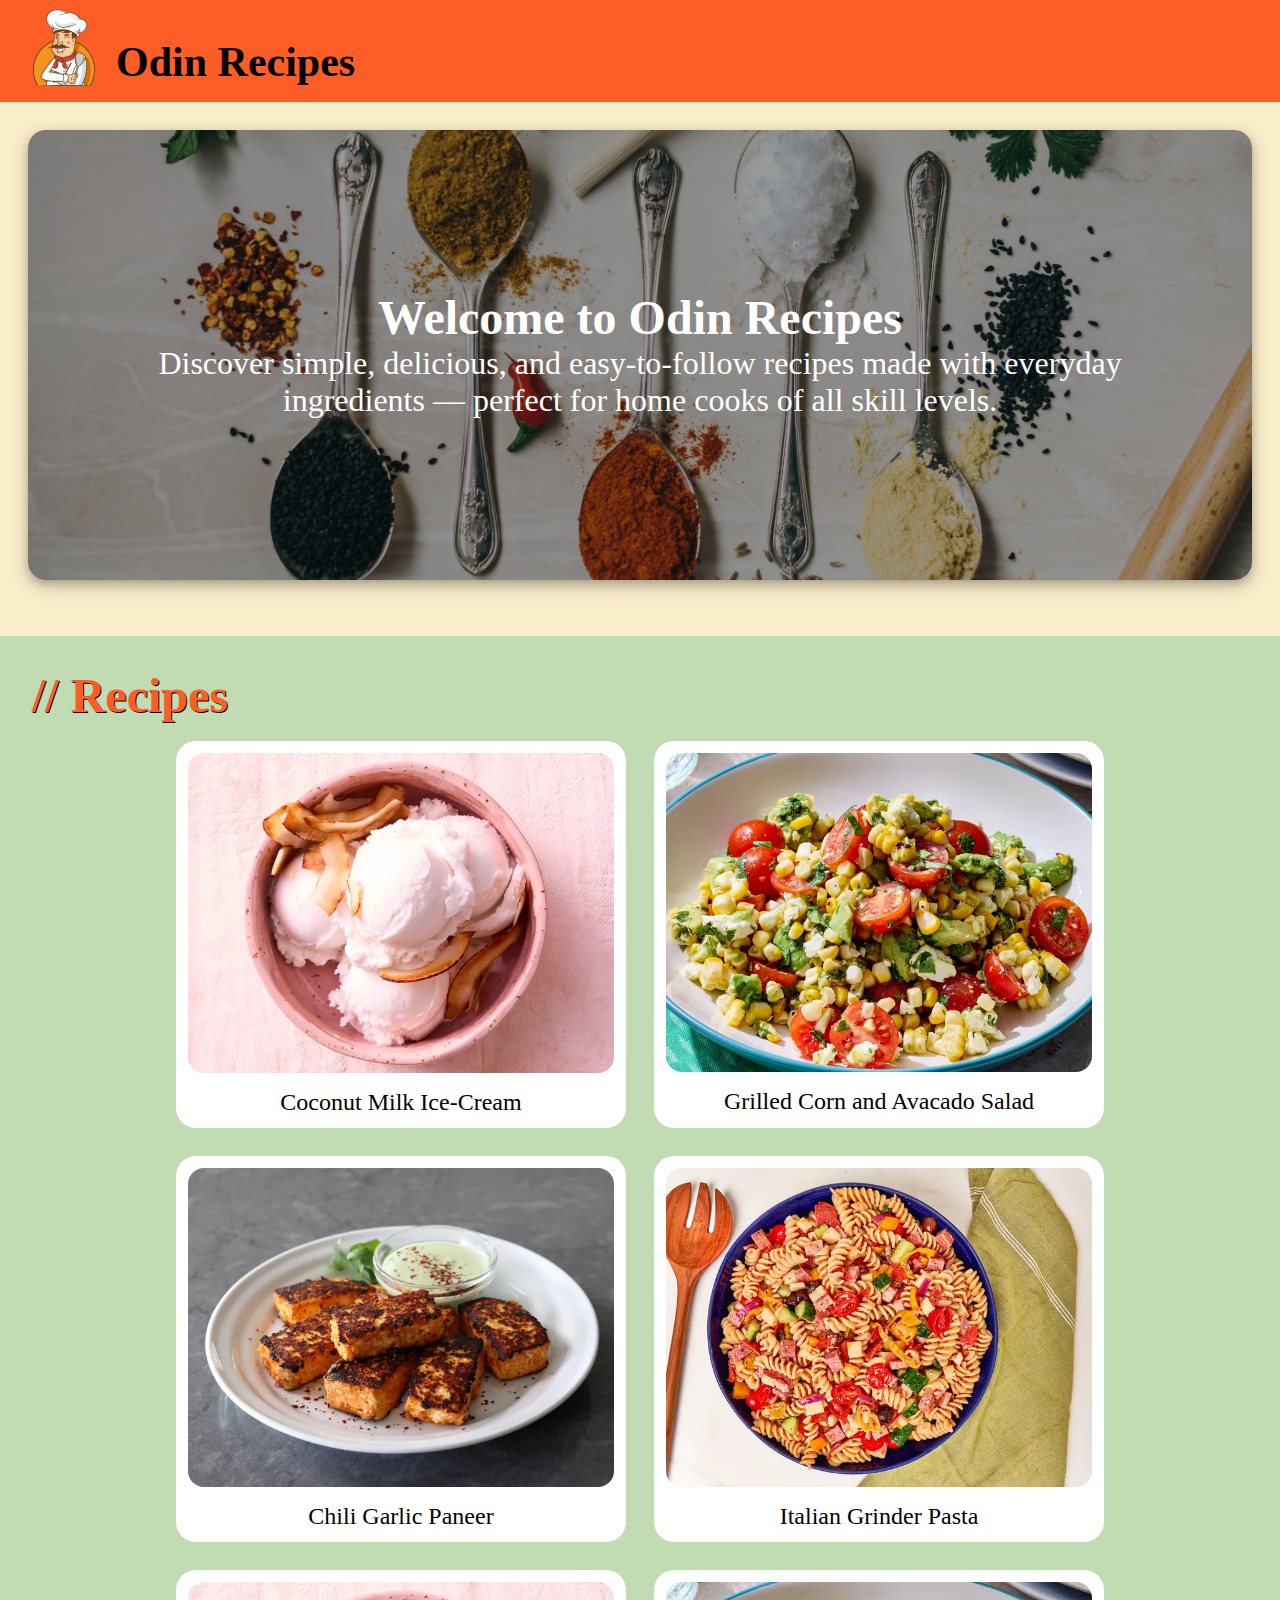
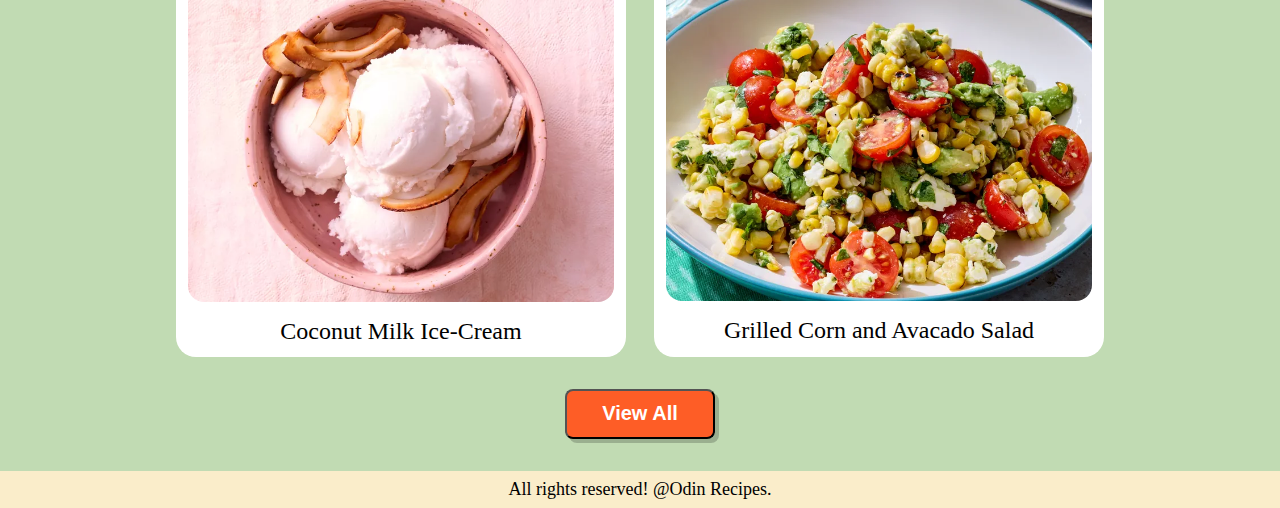
<file: index.html>
<!DOCTYPE html>
<html lang="en">
  <head>
    <meta charset="UTF-8" />
    <meta name="viewport" content="width=device-width, initial-scale=1.0" />
    <title>Odin Recipes</title>
    <link rel="icon" type="image/png" href="./assets/favicon.png">
    <link rel="stylesheet" href="./index.css" />
  </head>
  <body>
    <div class="header">
        <a class="header-nav" href="./index.html">
            <img src="./assets/logo.png" alt="logo" />
            <h1 class="title">Odin Recipes</h1>
        </a>
    </div>

    <div class="section">
      <div class="hero">
        <div class="hero-text">
          <h1 id="title">Welcome to Odin Recipes</h1>
          <h3 id="description">
            Discover simple, delicious, and easy-to-follow recipes made with
            everyday ingredients — perfect for home cooks of all skill levels.
          </h3>
        </div>
      </div>

      <div class="recipes">
        <div id="recipe-title">
          <h1>// Recipes</h1>
        </div>

        <div class="cards">
          <div class="recipe-card card1">
            <a href="./recipes/recipe1/recipe1.html" class="card-link">
              <img
                src="./assets/coconut_milk_icecream.webp"
                alt="Coconut Milk Ice-Cream"
              />
              <div class="card-text">Coconut Milk Ice-Cream</div>
            </a>
          </div>
          <div class="recipe-card card2">
            <a href="./recipes/recipe2/recipe2.html" class="card-link">
              <img
                src="./assets/grillled_corn_and_avacado_salad.webp"
                alt="Grilled Corn and Avacado Salad"
              />
              <div class="card-text">Grilled Corn and Avacado Salad</div>
            </a>
          </div>
          <div class="recipe-card card3">
            <a href="./recipes/recipe3/recipe3.html" class="card-link">
              <img
                src="./assets/chili_garlic_paneer.webp"
                alt="Chili Garlic Paneer"
              />
              <div class="card-text">Chili Garlic Paneer</div>
            </a>
          </div>
          <div class="recipe-card card4">
            <a href="./recipes/recipe4/recipe4.html" class="card-link">
              <img
                src="./assets/italian_grinder_pasta.webp"
                alt="Italian Grinder Pasta"
              />
              <div class="card-text">Italian Grinder Pasta</div>
            </a>
          </div>
          <div class="recipe-card card5">
            <a href="./recipes/recipe1/recipe1.html" class="card-link">
              <img
                src="./assets/coconut_milk_icecream.webp"
                alt="Coconut Milk Ice-Cream"
              />
              <div class="card-text">Coconut Milk Ice-Cream</div>
            </a>
          </div>
          <div class="recipe-card card6">
            <a href="./recipes/recipe2/recipe2.html" class="card-link">
              <img
                src="./assets/grillled_corn_and_avacado_salad.webp"
                alt="Grilled Corn and Avacado Salad"
              />
              <div class="card-text">Grilled Corn and Avacado Salad</div>
            </a>
          </div>

        </div>
        <div class="recipe-btn">
          <button>View All</button>
        </div>
      </div>
    </div>

    <div class="footer">All rights reserved! @Odin Recipes.</div>
  </body>
</html>
</file>
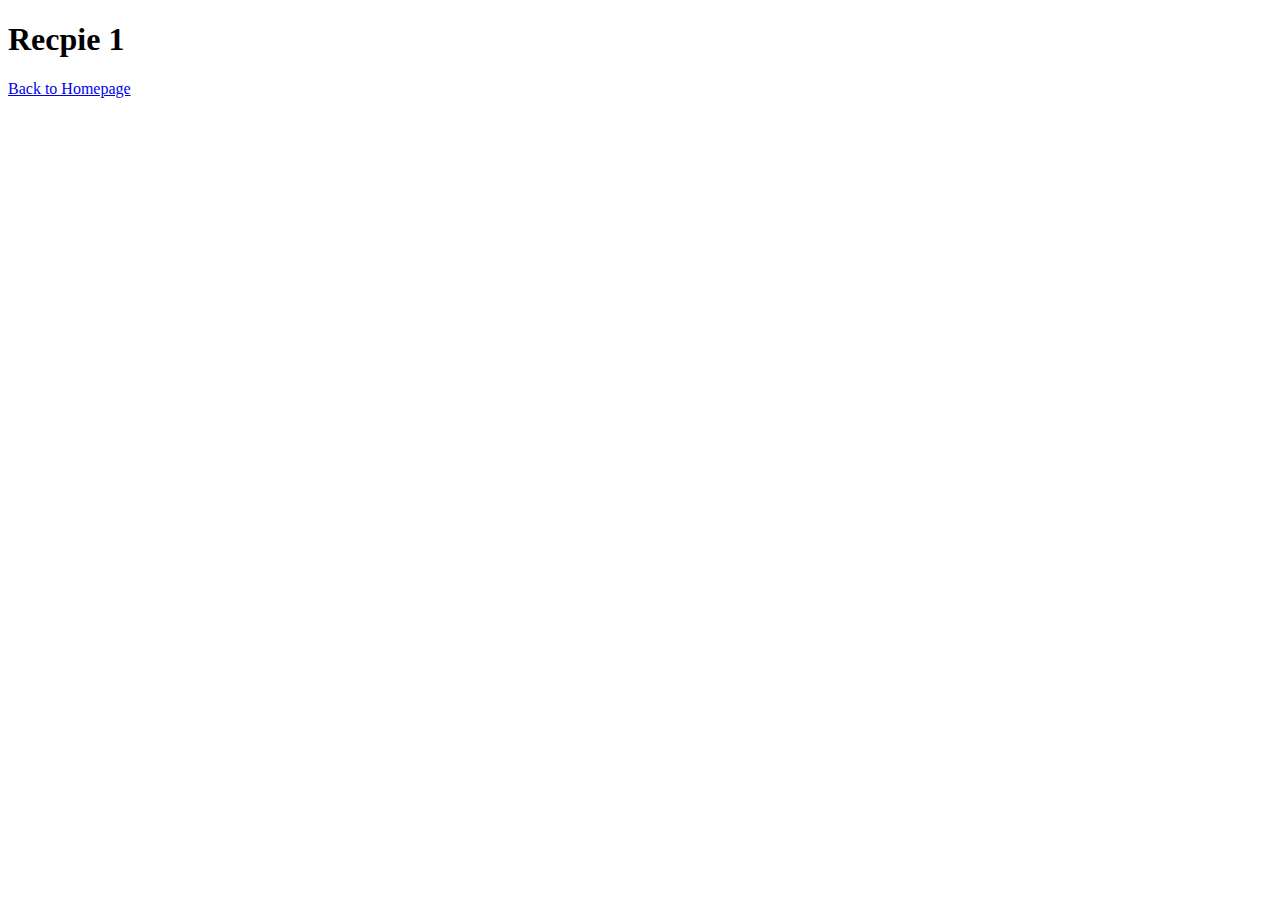
<file: recipes/recipe1.html>
<!DOCTYPE html>
<html lang="en">
<head>
    <meta charset="UTF-8">
    <meta name="viewport" content="width=device-width, initial-scale=1.0">
    <title>Recpie 1</title>
</head>
<body>
    <h1>Recpie 1</h1>
    <a href="../index.html">Back to Homepage</a>
</body>
</html>
</file>
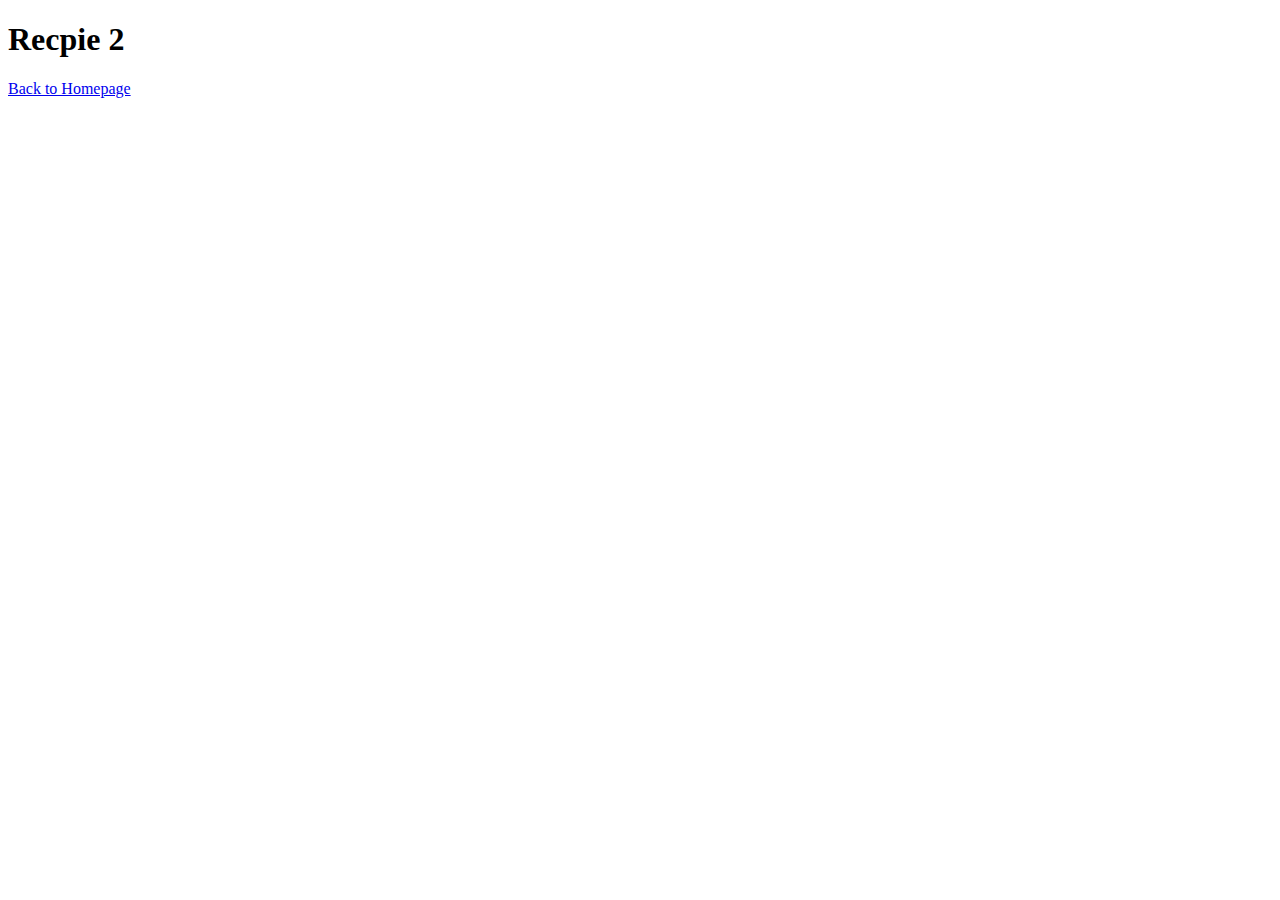
<file: recipes/recipe2.html>
<!DOCTYPE html>
<html lang="en">
<head>
    <meta charset="UTF-8">
    <meta name="viewport" content="width=device-width, initial-scale=1.0">
    <title>Recpie 2</title>
</head>
<body>
    <h1>Recpie 2</h1>
    <a href="../index.html">Back to Homepage</a>
</body>
</html>
</file>
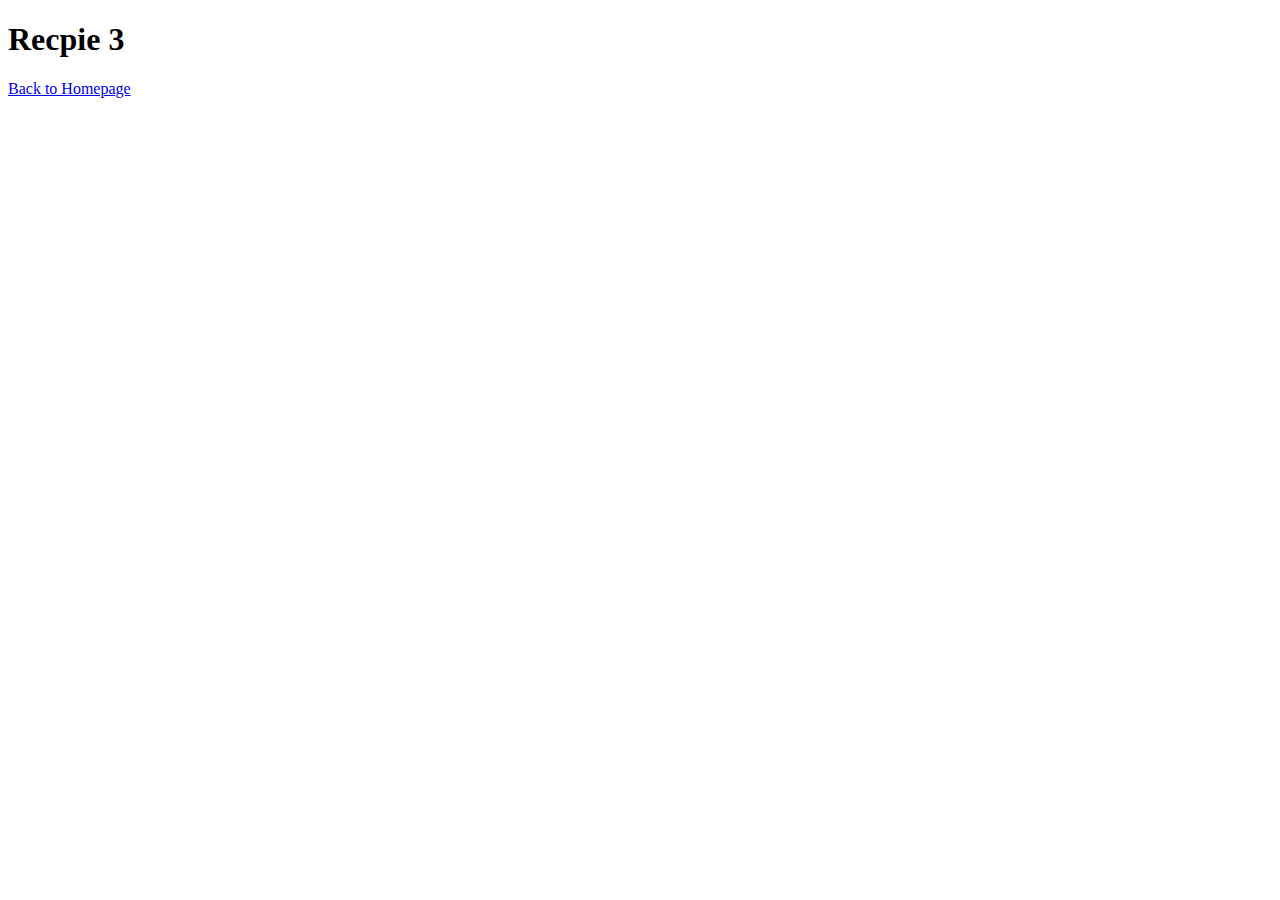
<file: recipes/recipe3.html>
<!DOCTYPE html>
<html lang="en">
<head>
    <meta charset="UTF-8">
    <meta name="viewport" content="width=device-width, initial-scale=1.0">
    <title>Recpie 3</title>
</head>
<body>
    <h1>Recpie 3</h1>
    <a href="../index.html">Back to Homepage</a>
</body>
</html>
</file>
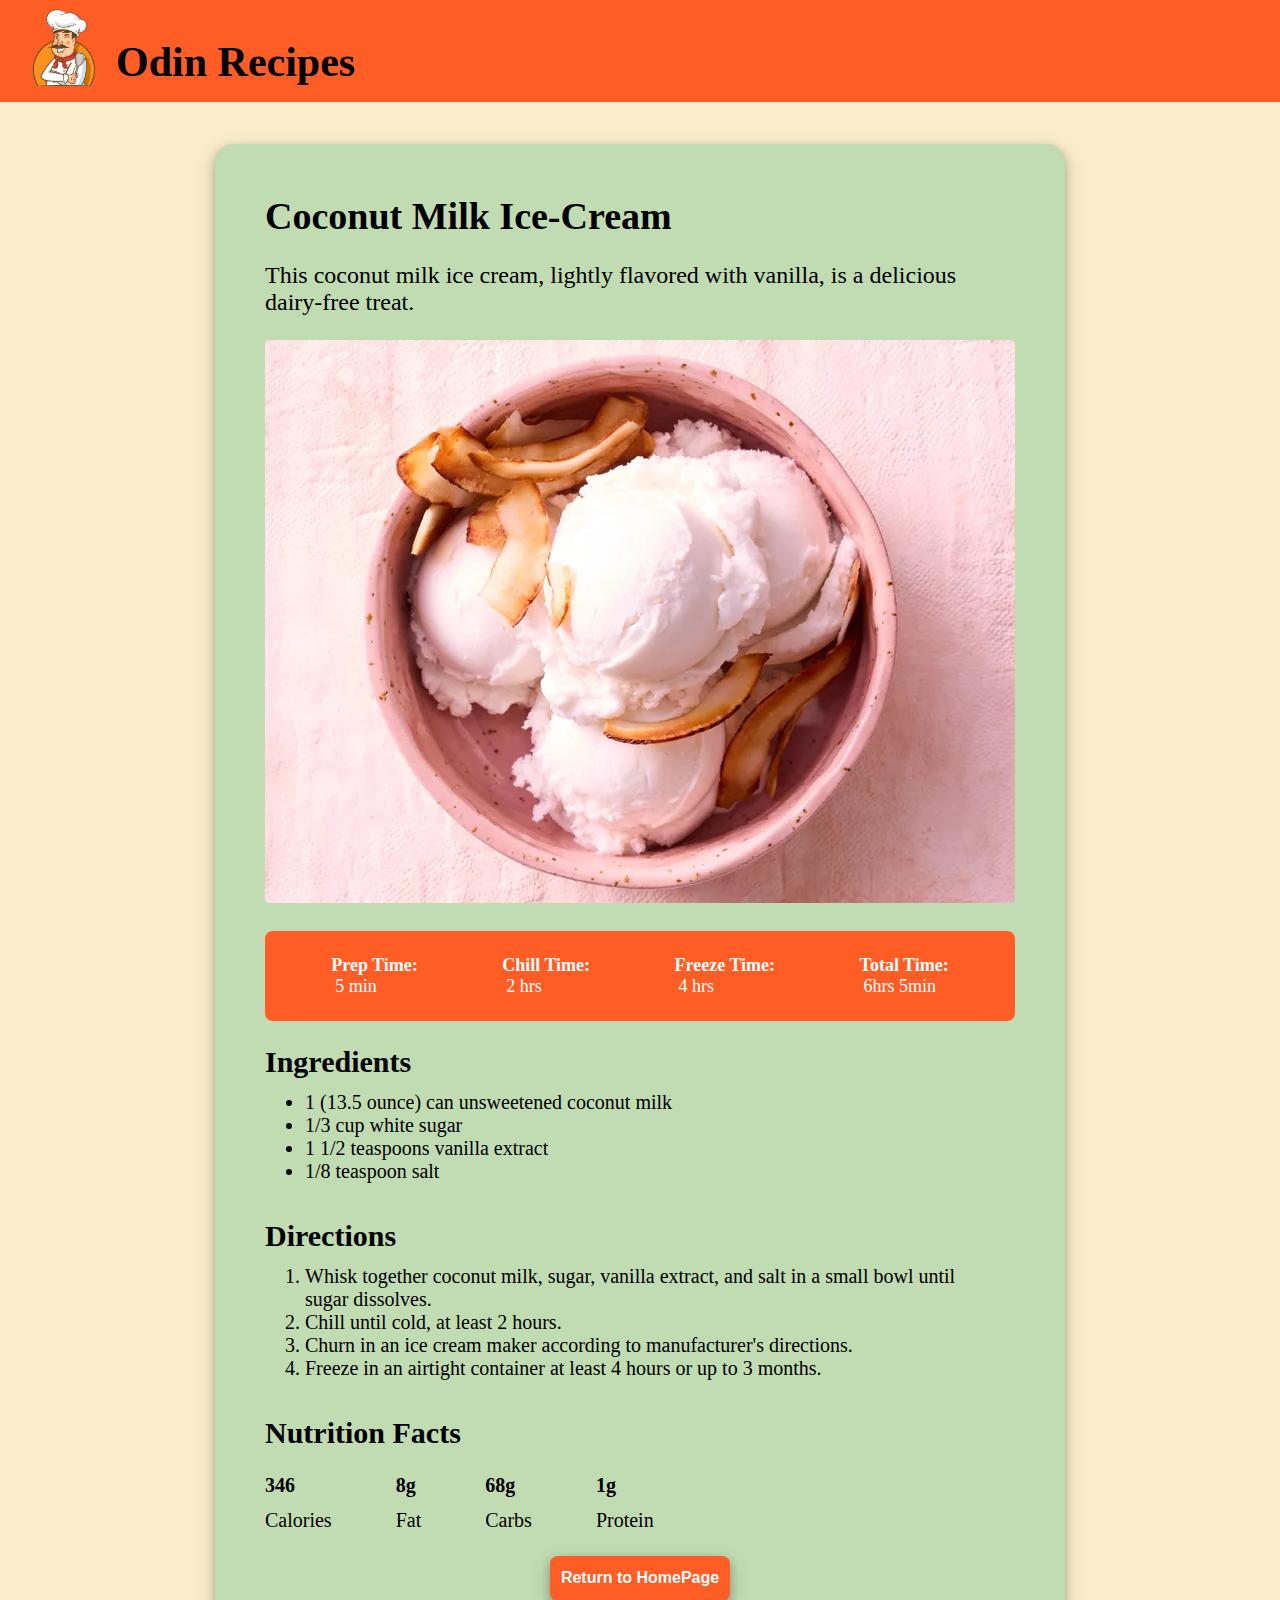
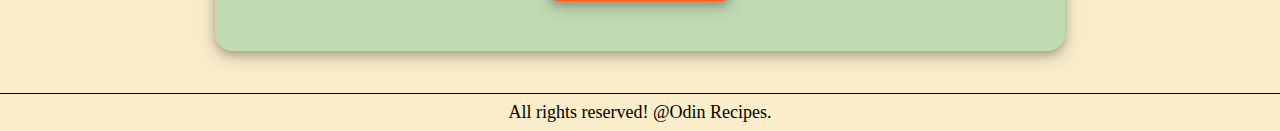
<file: recipes/recipe1/recipe1.html>
<!DOCTYPE html>
<html lang="en">
  <head>
    <meta charset="UTF-8" />
    <meta name="viewport" content="width=device-width, initial-scale=1.0" />
    <title>Odin Recipes | Coconut Milk Ice-Cream</title>
    <link rel="stylesheet" href="./recipe1.css" />
    <link rel="icon" type="image/png" href="../../assets/favicon.png" />
  </head>
  <body>
    <div class="header">
      <a href="../../index.html"
        >
        <img src="../../assets/logo.png" alt="logo" />
        <h1 class="title">Odin Recipes</h1>
      </a>
    </div>

    <div class="section">
      <div class="section-container">
        <div class="section-header">
          <div id="header-text">
            <h1>Coconut Milk Ice-Cream</h1>
            <p>
              This coconut milk ice cream, lightly flavored with vanilla, is a
              delicious dairy-free treat.
            </p>
          </div>
          <div id="header-image">
            <img
              src="../../assets/coconut_milk_icecream.webp"
              alt="Coconut Milk Ice-Cream"
            />
          </div>
        </div>

        <div class="making-time">
          <div>
            <p class="lable">Prep Time:</p>
            <p class="value">5 min</p>
          </div>
          <div>
            <p class="lable">Chill Time:</p>
            <p class="value">2 hrs</p>
          </div>
          <div>
            <p class="lable">Freeze Time:</p>
            <p class="value">4 hrs</p>
          </div>
          <div>
            <p class="lable">Total Time:</p>
            <p class="value">6hrs 5min</p>
          </div>
        </div>

        <div class="ingredients">
          <h2>Ingredients</h2>
          <ul>
            <li>1 (13.5 ounce) can unsweetened coconut milk</li>
            <li>1/3 cup white sugar</li>
            <li>1 1/2 teaspoons vanilla extract</li>
            <li>1/8 teaspoon salt</li>
          </ul>
        </div>

        <div class="directions">
          <h2>Directions</h2>
          <ol>
            <li>
              Whisk together coconut milk, sugar, vanilla extract, and salt in a
              small bowl until sugar dissolves.
            </li>
            <li>Chill until cold, at least 2 hours.</li>
            <li>
              Churn in an ice cream maker according to manufacturer's
              directions.
            </li>
            <li>
              Freeze in an airtight container at least 4 hours or up to 3
              months.
            </li>
          </ol>
        </div>

        <div class="nutrition">
          <h2>Nutrition Facts</h2>
          <div class="nutrition-container">
            <div>
              <p class="nutrition-value">346</p>
              <p class="nutrition-lable">Calories</p>
            </div>
            <div>
              <p class="nutrition-value">8g</p>
              <p class="nutrition-lable">Fat</p>
            </div>
            <div>
              <p class="nutrition-value">68g</p>
              <p class="nutrition-lable">Carbs</p>
            </div>
            <div>
              <p class="nutrition-value">1g</p>
              <p class="nutrition-lable">Protein</p>
            </div>
          </div>
        </div>

        <div class="navigate-home">
          <a href="../../index.html">
            <button>Return to HomePage</button>
          </a>
        </div>
      </div>
    </div>

    <hr />
    <div class="footer">All rights reserved! @Odin Recipes.</div>
  </body>
</html>
</file>
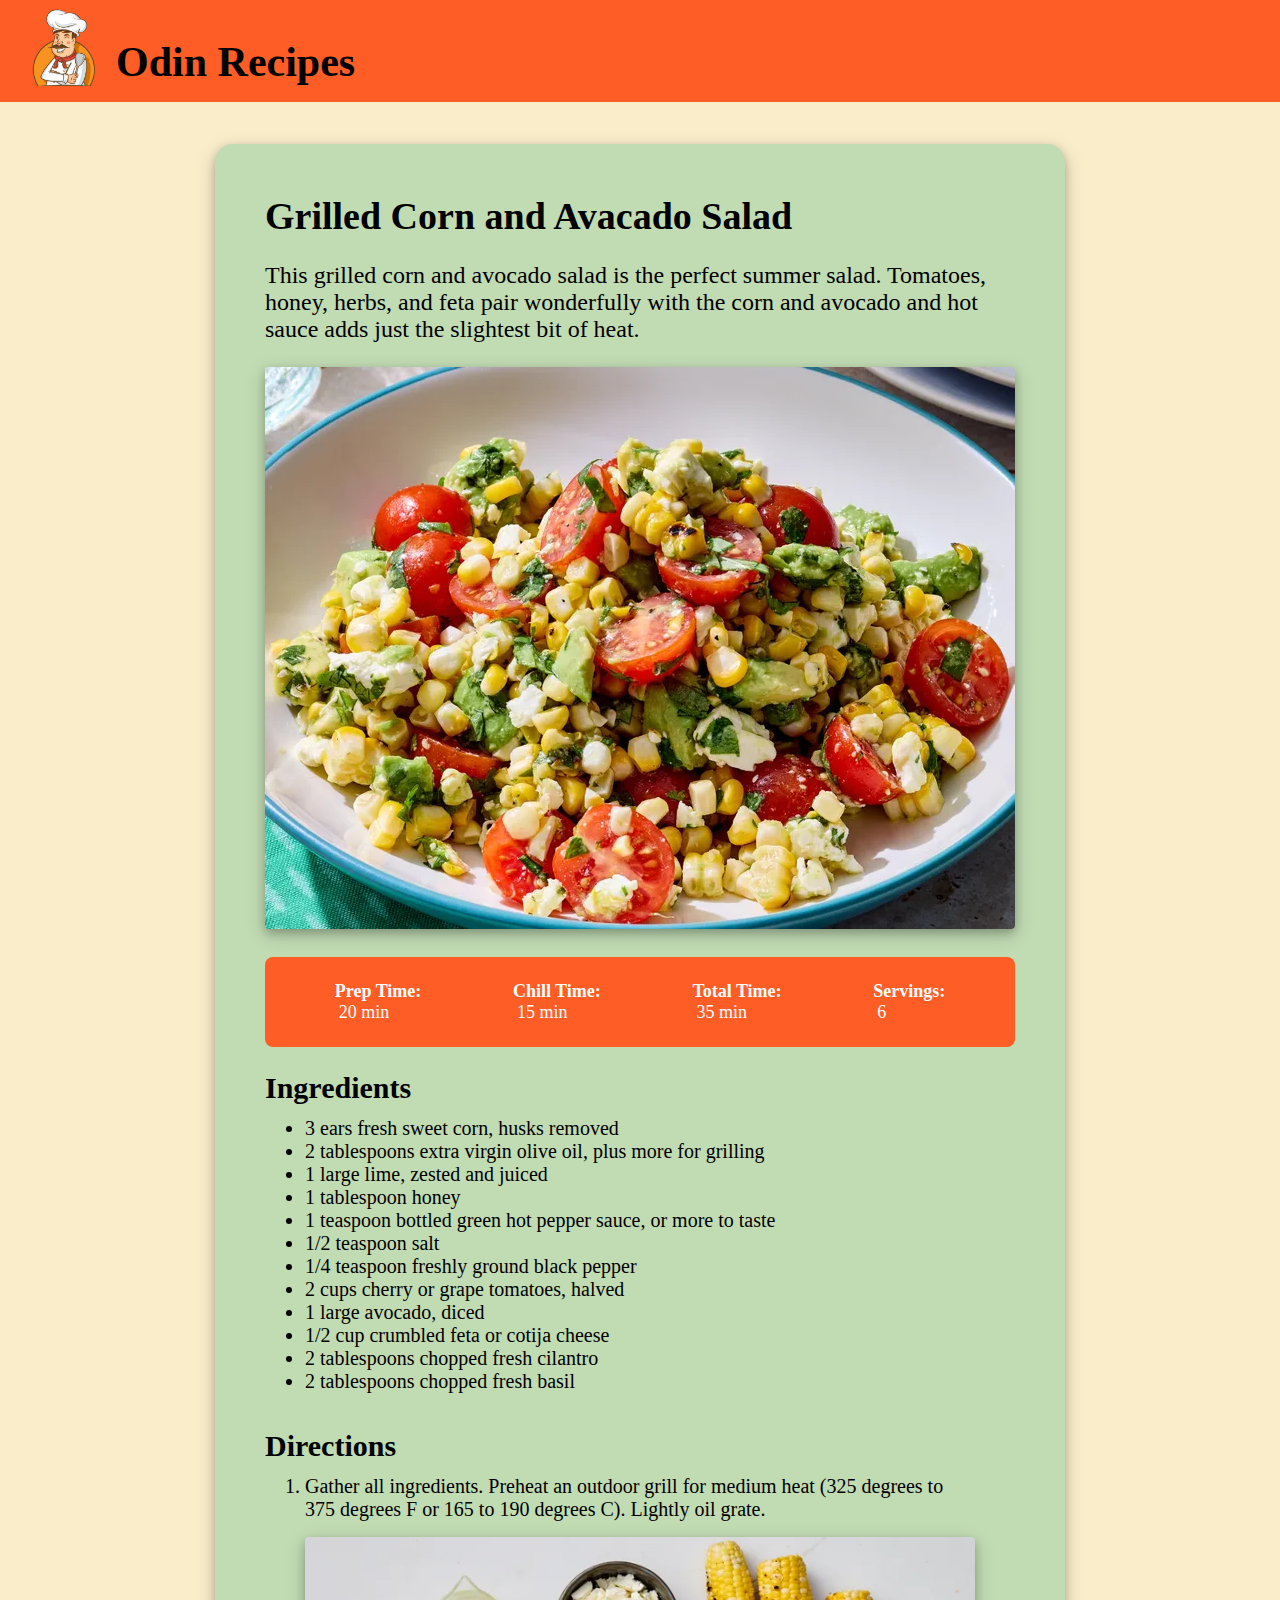
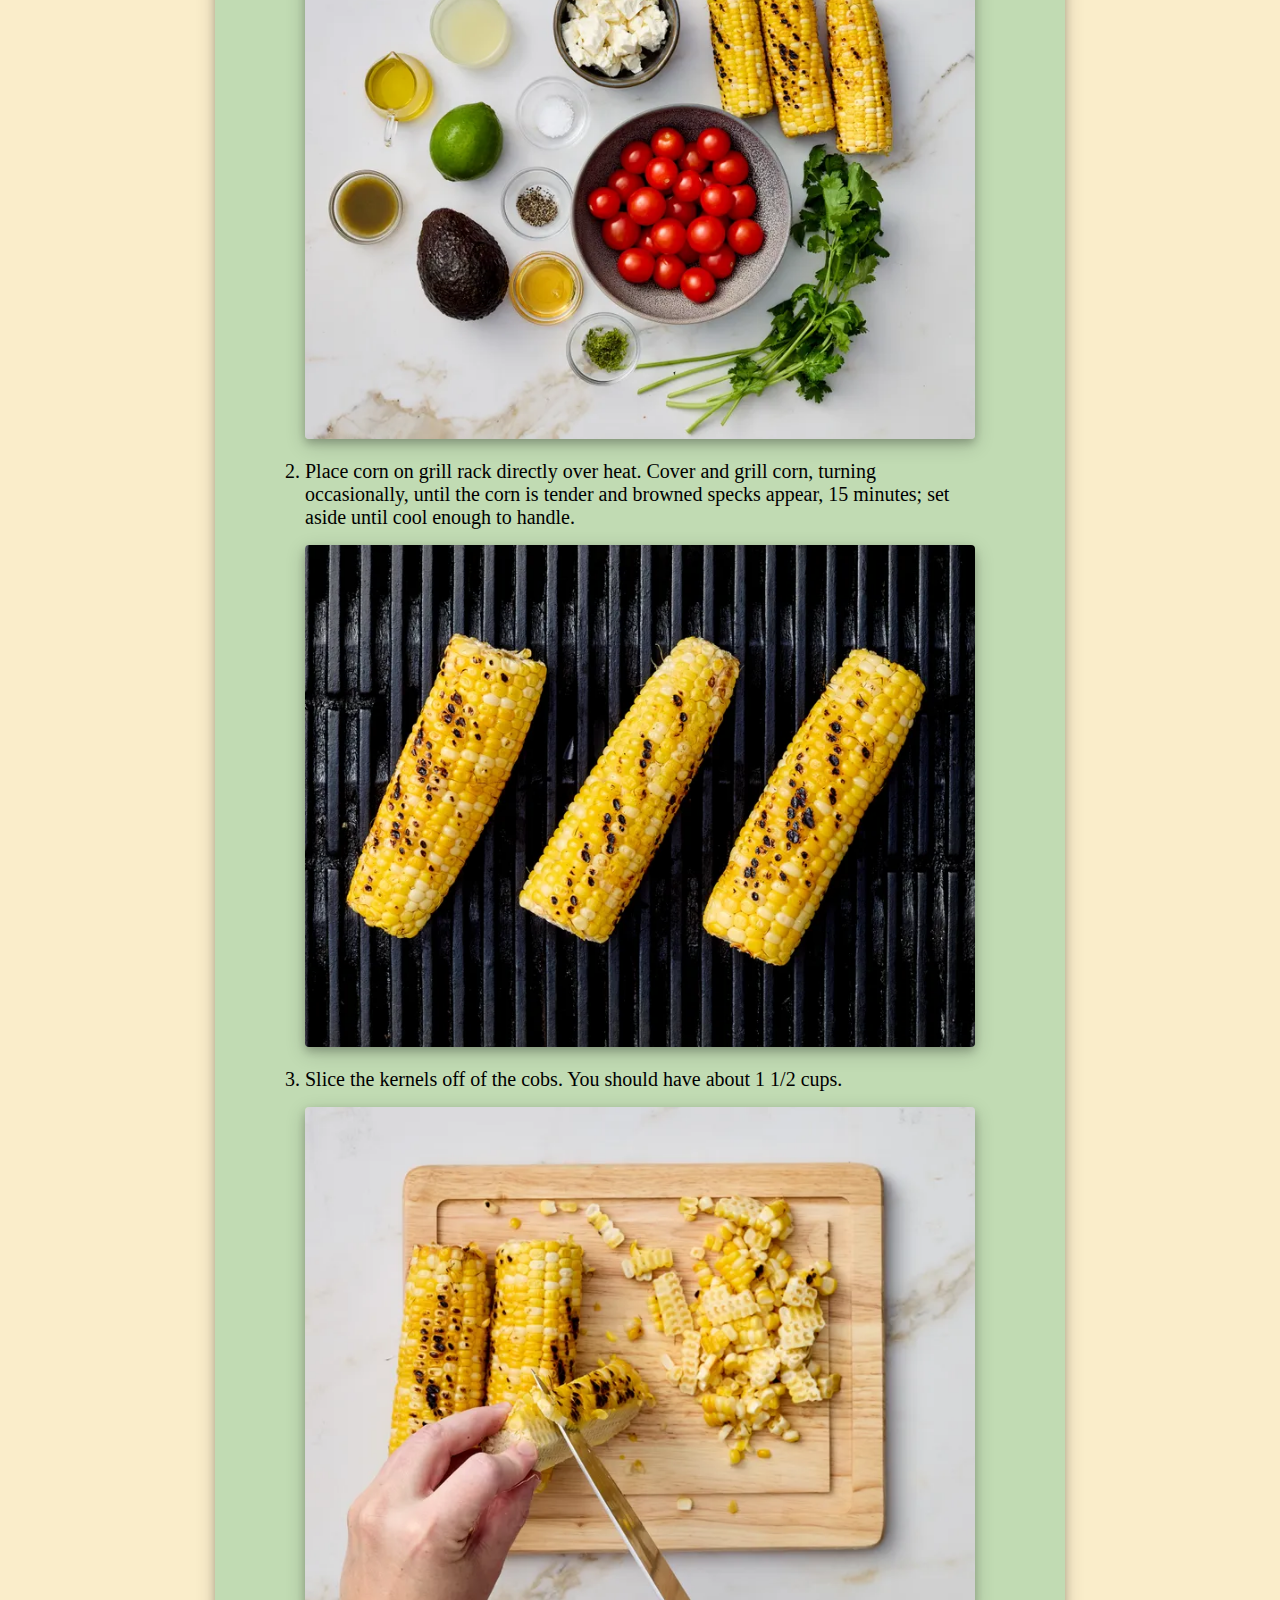
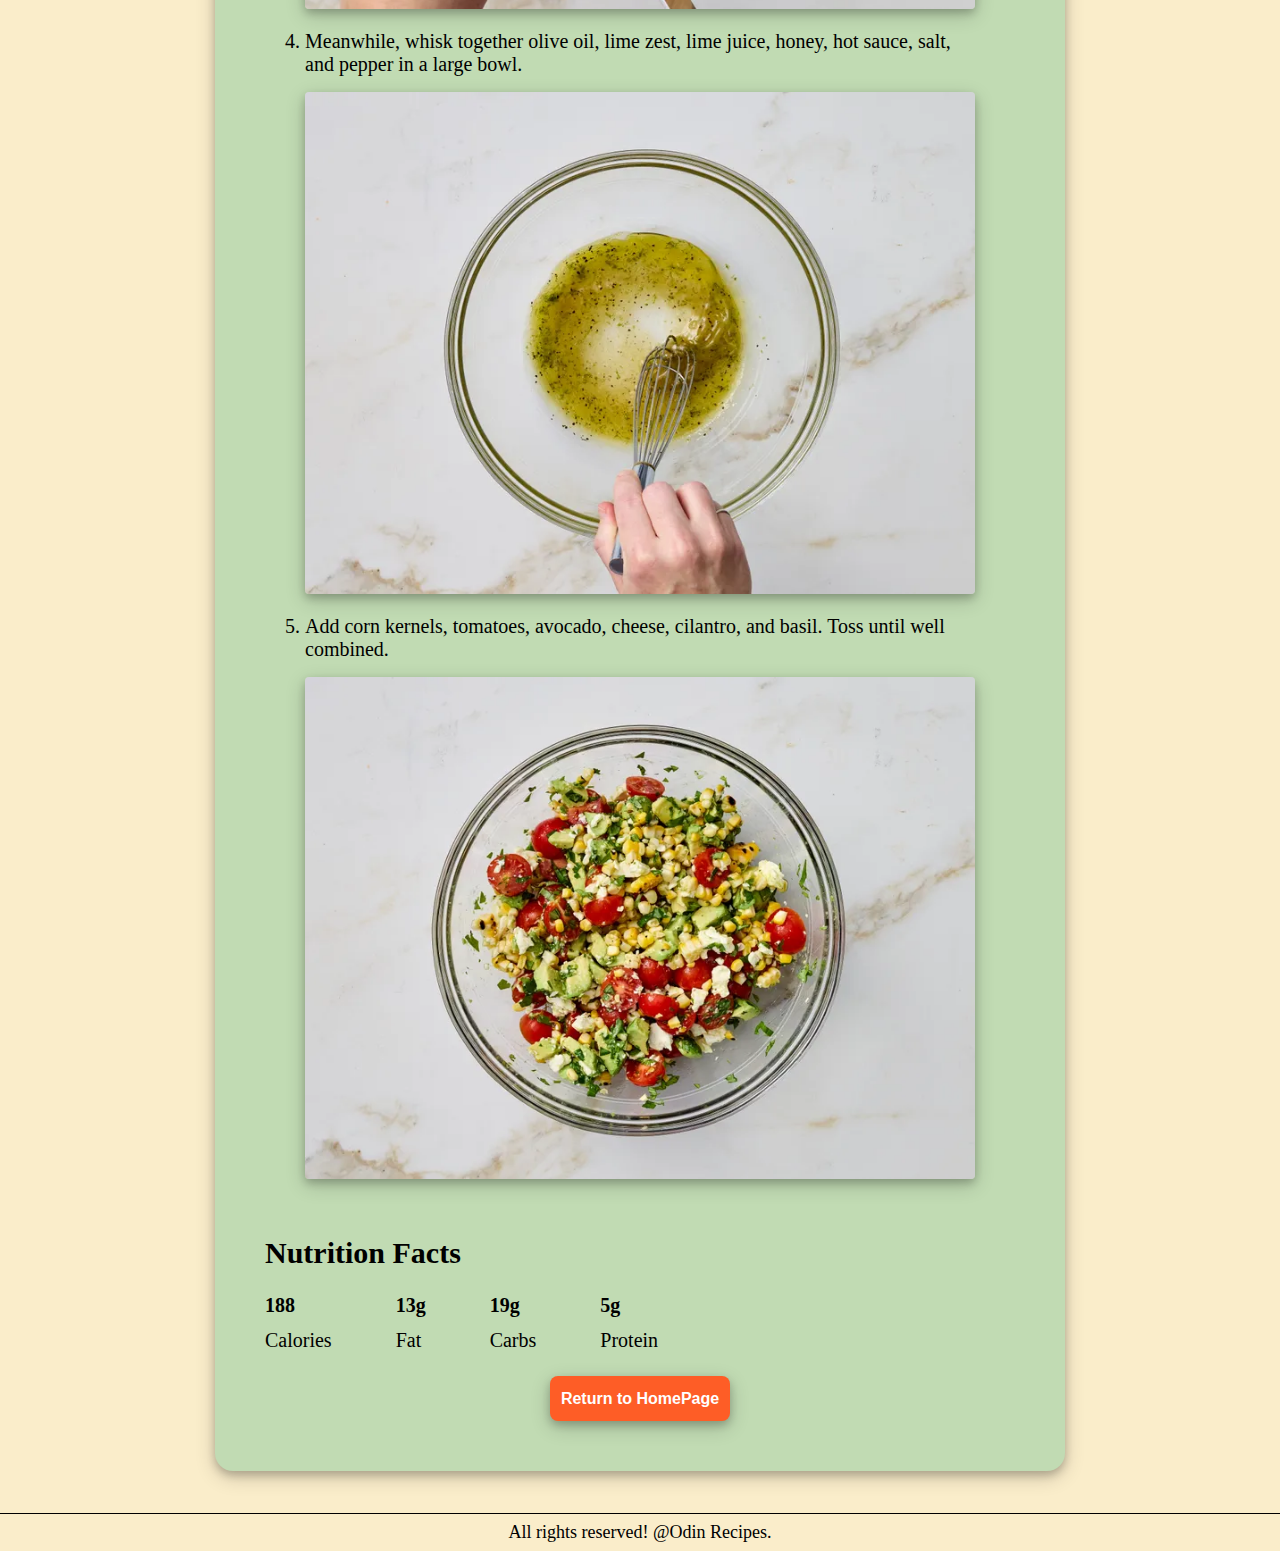
<file: recipes/recipe2/recipe2.html>
<!DOCTYPE html>
<html lang="en">
  <head>
    <meta charset="UTF-8" />
    <meta name="viewport" content="width=device-width, initial-scale=1.0" />
    <title>Odin Recipes | Coconut Milk Ice-Cream</title>
    <link rel="stylesheet" href="./recipe2.css" />
    <link rel="icon" type="image/png" href="../../assets/favicon.png" />
  </head>
  <body>
    <div class="header">
      <a href="../../index.html"
        >
        <img src="../../assets/logo.png" alt="logo" />
        <h1 class="title">Odin Recipes</h1>
      </a>
    </div>

    <div class="section">
      <div class="section-container">
        <div class="section-header">
          <div id="header-text">
            <h1>Grilled Corn and Avacado Salad</h1>
            <p>
              This grilled corn and avocado salad is the perfect summer salad. Tomatoes, honey, herbs, and feta pair wonderfully with the corn and avocado and hot sauce adds just the slightest bit of heat.
            </p>
          </div>
          <div id="header-image">
            <img
              src="../../assets/grillled_corn_and_avacado_salad.webp"
              alt="Coconut Milk Ice-Cream"
            />
          </div>
        </div>

        <div class="making-time">
          <div>
            <p class="lable">Prep Time:</p>
            <p class="value">20 min</p>
          </div>
          <div>
            <p class="lable">Chill Time:</p>
            <p class="value">15 min</p>
          </div>
          <div>
            <p class="lable">Total Time:</p>
            <p class="value">35 min</p>
          </div>
          <div>
            <p class="lable">Servings:</p>
            <p class="value">6</p>
          </div>
        </div>

        <div class="ingredients">
          <h2>Ingredients</h2>
          <ul>
            <li>3 ears fresh sweet corn, husks removed</li>
            <li>2 tablespoons extra virgin olive oil, plus more for grilling</li>
            <li>1 large lime, zested and juiced</li>
            <li>1 tablespoon honey</li>
            <li>1 teaspoon bottled green hot pepper sauce, or more to taste</li>
            <li>1/2 teaspoon salt</li>
            <li>1/4 teaspoon freshly ground black pepper</li>
            <li>2 cups cherry or grape tomatoes, halved</li>
            <li>1 large avocado, diced</li>
            <li>1/2 cup crumbled feta or cotija cheese</li>
            <li>2 tablespoons chopped fresh cilantro</li>
            <li>2 tablespoons chopped fresh basil</li>
          </ul>
        </div>

        <div class="directions">
          <h2>Directions</h2>
          <ol>
            <li>
              Gather all ingredients. Preheat an outdoor grill for medium heat (325 degrees to 375 degrees F or 165 to 190 degrees C). Lightly oil grate.
            </li>
            <img class="direction-img" src="../../assets/recipe2-steps/step1.webp" alt="Grilled Corn and Avacado Salad - Step 1">
            <li>Place corn on grill rack directly over heat. Cover and grill corn, turning occasionally, until the corn is tender and browned specks appear, 15 minutes; set aside until cool enough to handle.</li>
            <img class="direction-img" src="../../assets/recipe2-steps/step2.webp" alt="Grilled Corn and Avacado Salad - Step 2">
            <li>
              Slice the kernels off of the cobs. You should have about 1 1/2 cups.
            </li>
            <img class="direction-img" src="../../assets/recipe2-steps/step3.webp" alt="Grilled Corn and Avacado Salad - Step 3">
            <li>
              Meanwhile, whisk together olive oil, lime zest, lime juice, honey, hot sauce, salt, and pepper in a large bowl.
            </li>
            <img class="direction-img" src="../../assets/recipe2-steps/step4.webp" alt="Grilled Corn and Avacado Salad - Step 4">
            <li>Add corn kernels, tomatoes, avocado, cheese, cilantro, and basil. Toss until well combined.</li>
            <img class="direction-img" src="../../assets/recipe2-steps/step5.webp" alt="Grilled Corn and Avacado Salad - Step 5">
          </ol>
        </div>

        <div class="nutrition">
          <h2>Nutrition Facts</h2>
          <div class="nutrition-container">
            <div>
              <p class="nutrition-value">188</p>
              <p class="nutrition-lable">Calories</p>
            </div>
            <div>
              <p class="nutrition-value">13g</p>
              <p class="nutrition-lable">Fat</p>
            </div>
            <div>
              <p class="nutrition-value">19g</p>
              <p class="nutrition-lable">Carbs</p>
            </div>
            <div>
              <p class="nutrition-value">5g</p>
              <p class="nutrition-lable">Protein</p>
            </div>
          </div>
        </div>

        <div class="navigate-home">
          <a href="../../index.html">
            <button>Return to HomePage</button>
          </a>
        </div>
      </div>
    </div>

    <hr />
    <div class="footer">All rights reserved! @Odin Recipes.</div>
  </body>
</html>
</file>
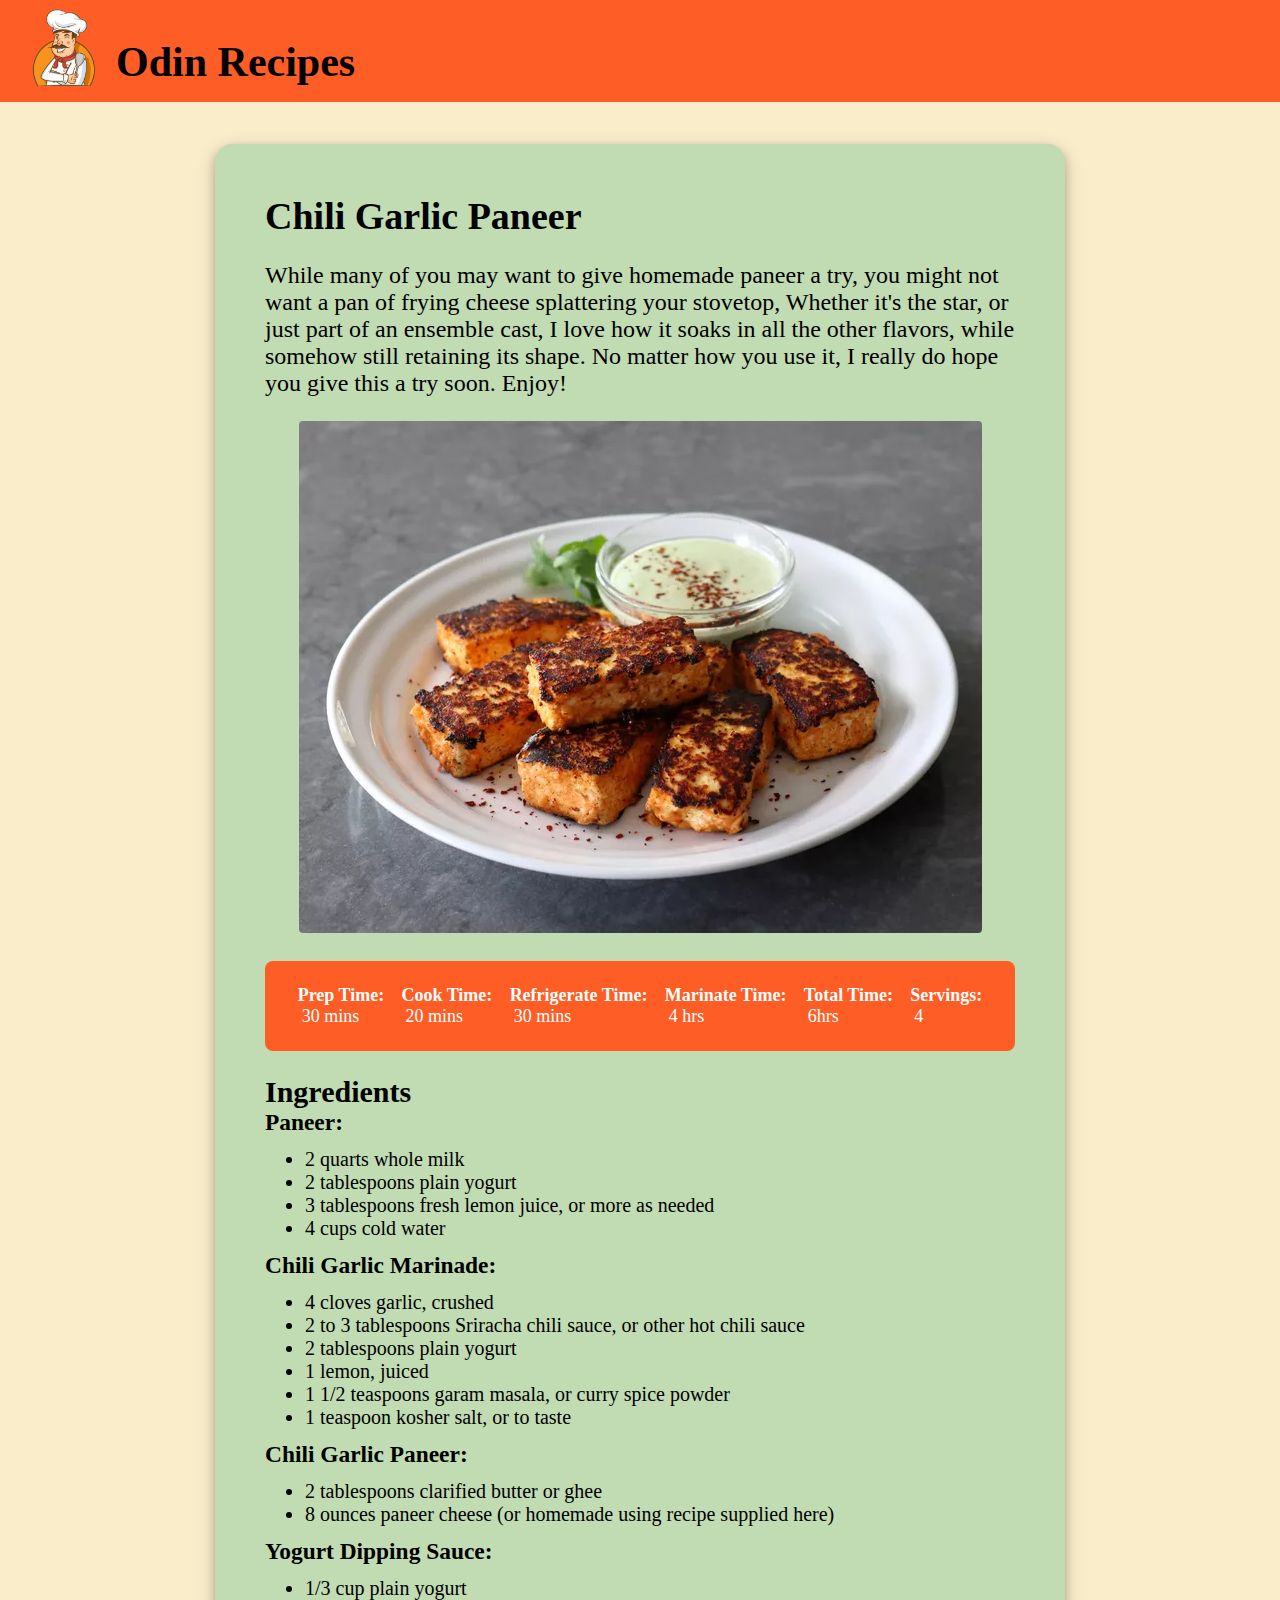
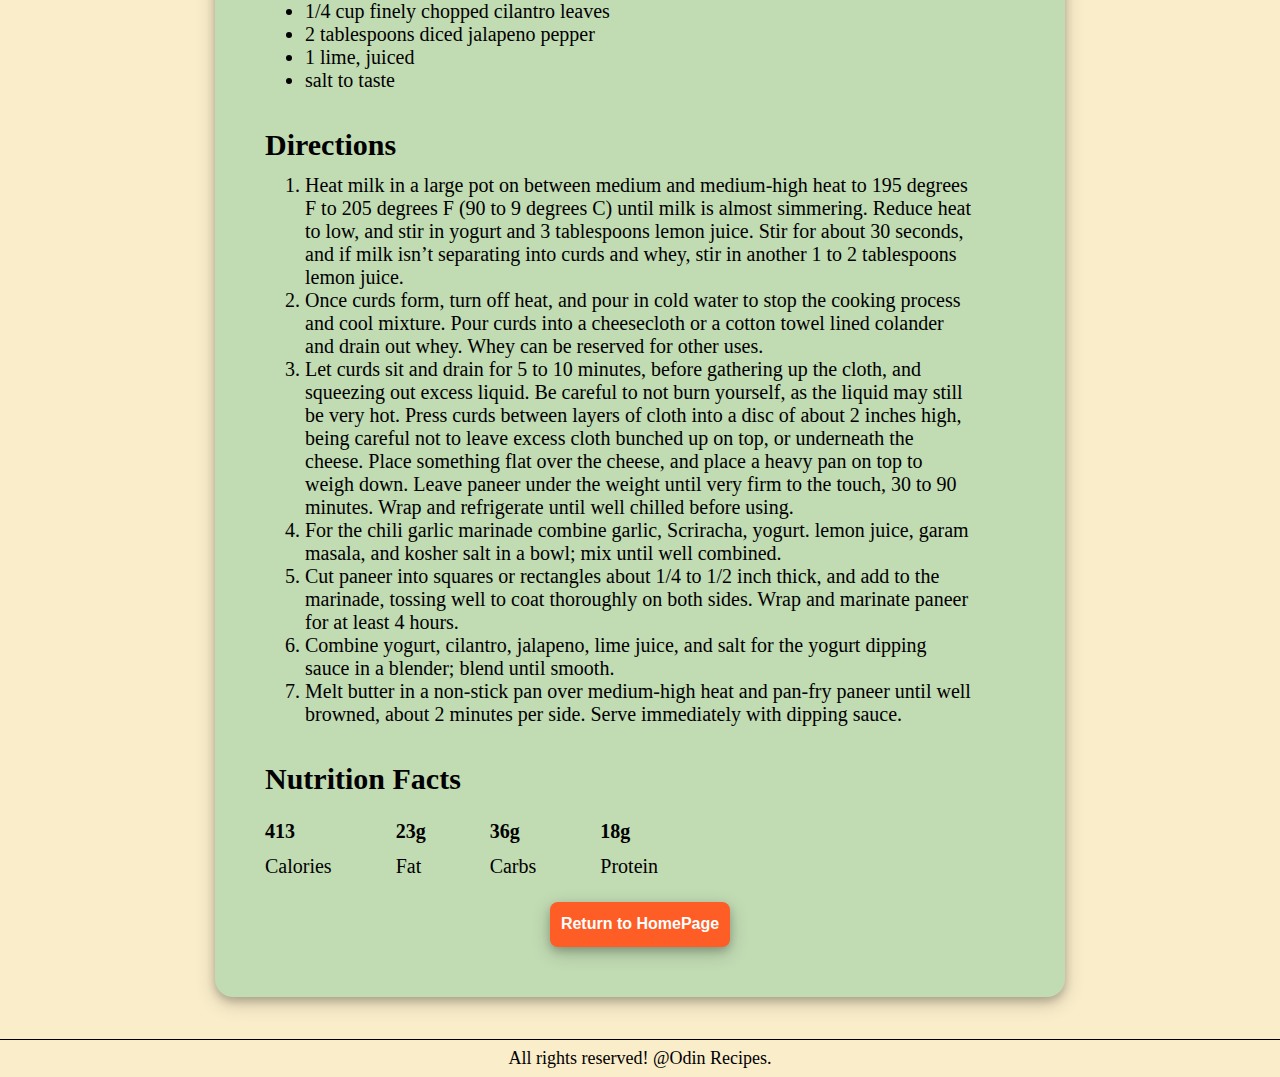
<file: recipes/recipe3/recipe3.html>
<!DOCTYPE html>
<html lang="en">
  <head>
    <meta charset="UTF-8" />
    <meta name="viewport" content="width=device-width, initial-scale=1.0" />
    <title>Odin Recipes | Chili Garlic Paneer</title>
    <link rel="stylesheet" href="./recipe3.css" />
    <link rel="icon" type="image/png" href="../../assets/favicon.png" />
  </head>
  <body>
    <div class="header">
      <a href="../../index.html">
        <img src="../../assets/logo.png" alt="logo" />
        <h1 class="title">Odin Recipes</h1>
      </a>
    </div>

    <div class="section">
      <div class="section-container">
        <div class="section-header">
          <div id="header-text">
            <h1>Chili Garlic Paneer</h1>
            <p>
              While many of you may want to give homemade paneer a try, you
              might not want a pan of frying cheese splattering your stovetop,
              Whether it's the star, or just part of an ensemble cast, I love
              how it soaks in all the other flavors, while somehow still
              retaining its shape. No matter how you use it, I really do hope
              you give this a try soon. Enjoy!
            </p>
          </div>
          <div id="header-image">
            <img
              src="../../assets/chili_garlic_paneer.webp"
              alt="Chili Garlic Paneer"
            />
          </div>
        </div>

        <div class="making-time">
          <div>
            <p class="lable">Prep Time:</p>
            <p class="value">30 mins</p>
          </div>
          <div>
            <p class="lable">Cook Time:</p>
            <p class="value">20 mins</p>
          </div>
          <div>
            <p class="lable">Refrigerate Time:</p>
            <p class="value">30 mins</p>
          </div>
          <div>
            <p class="lable">Marinate Time:</p>
            <p class="value">4 hrs</p>
          </div>
          <div>
            <p class="lable">Total Time:</p>
            <p class="value">6hrs</p>
          </div>
          <div>
            <p class="lable">Servings:</p>
            <p class="value">4</p>
          </div>
        </div>

        <div class="ingredients">
          <h2>Ingredients</h2>
          <h3>Paneer:</h3>
          <ul>
            <li>2 quarts whole milk</li>
            <li>2 tablespoons plain yogurt</li>
            <li>3 tablespoons fresh lemon juice, or more as needed</li>
            <li>4 cups cold water</li>
          </ul>

          <h3>Chili Garlic Marinade:</h3>
          <ul>
            <li>4 cloves garlic, crushed</li>
            <li>
              2 to 3 tablespoons Sriracha chili sauce, or other hot chili sauce
            </li>
            <li>2 tablespoons plain yogurt</li>
            <li>1 lemon, juiced</li>
            <li>1 1/2 teaspoons garam masala, or curry spice powder</li>
            <li>1 teaspoon kosher salt, or to taste</li>
          </ul>

          <h3>Chili Garlic Paneer:</h3>
          <ul>
            <li>2 tablespoons clarified butter or ghee</li>
            <li>
              8 ounces paneer cheese (or homemade using recipe supplied here)
            </li>
          </ul>

          <h3>Yogurt Dipping Sauce:</h3>
          <ul>
            <li>1/3 cup plain yogurt</li>
            <li>1/4 cup finely chopped cilantro leaves</li>
            <li>2 tablespoons diced jalapeno pepper</li>
            <li>1 lime, juiced</li>
            <li>salt to taste</li>
          </ul>
        </div>

        <div class="directions">
          <h2>Directions</h2>
          <ol>
            <li>
              Heat milk in a large pot on between medium and medium-high heat to
              195 degrees F to 205 degrees F (90 to 9 degrees C) until milk is
              almost simmering. Reduce heat to low, and stir in yogurt and 3
              tablespoons lemon juice. Stir for about 30 seconds, and if milk
              isn’t separating into curds and whey, stir in another 1 to 2
              tablespoons lemon juice.
            </li>
            <li>
              Once curds form, turn off heat, and pour in cold water to stop the
              cooking process and cool mixture. Pour curds into a cheesecloth or
              a cotton towel lined colander and drain out whey. Whey can be
              reserved for other uses.
            </li>
            <li>
              Let curds sit and drain for 5 to 10 minutes, before gathering up
              the cloth, and squeezing out excess liquid. Be careful to not burn
              yourself, as the liquid may still be very hot. Press curds between
              layers of cloth into a disc of about 2 inches high, being careful
              not to leave excess cloth bunched up on top, or underneath the
              cheese. Place something flat over the cheese, and place a heavy
              pan on top to weigh down. Leave paneer under the weight until very
              firm to the touch, 30 to 90 minutes. Wrap and refrigerate until
              well chilled before using.
            </li>
            <li>
              For the chili garlic marinade combine garlic, Scriracha, yogurt.
              lemon juice, garam masala, and kosher salt in a bowl; mix until
              well combined.
            </li>
            <li>
              Cut paneer into squares or rectangles about 1/4 to 1/2 inch thick,
              and add to the marinade, tossing well to coat thoroughly on both
              sides. Wrap and marinate paneer for at least 4 hours.
            </li>
            <li>
              Combine yogurt, cilantro, jalapeno, lime juice, and salt for the
              yogurt dipping sauce in a blender; blend until smooth.
            </li>
            <li>
              Melt butter in a non-stick pan over medium-high heat and pan-fry
              paneer until well browned, about 2 minutes per side. Serve
              immediately with dipping sauce.
            </li>
          </ol>
        </div>

        <div class="nutrition">
          <h2>Nutrition Facts</h2>
          <div class="nutrition-container">
            <div>
              <p class="nutrition-value">413</p>
              <p class="nutrition-lable">Calories</p>
            </div>
            <div>
              <p class="nutrition-value">23g</p>
              <p class="nutrition-lable">Fat</p>
            </div>
            <div>
              <p class="nutrition-value">36g</p>
              <p class="nutrition-lable">Carbs</p>
            </div>
            <div>
              <p class="nutrition-value">18g</p>
              <p class="nutrition-lable">Protein</p>
            </div>
          </div>
        </div>

        <div class="navigate-home">
          <a href="../../index.html">
            <button>Return to HomePage</button>
          </a>
        </div>
      </div>
    </div>

    <hr />
    <div class="footer">All rights reserved! @Odin Recipes.</div>
  </body>
</html>
</file>
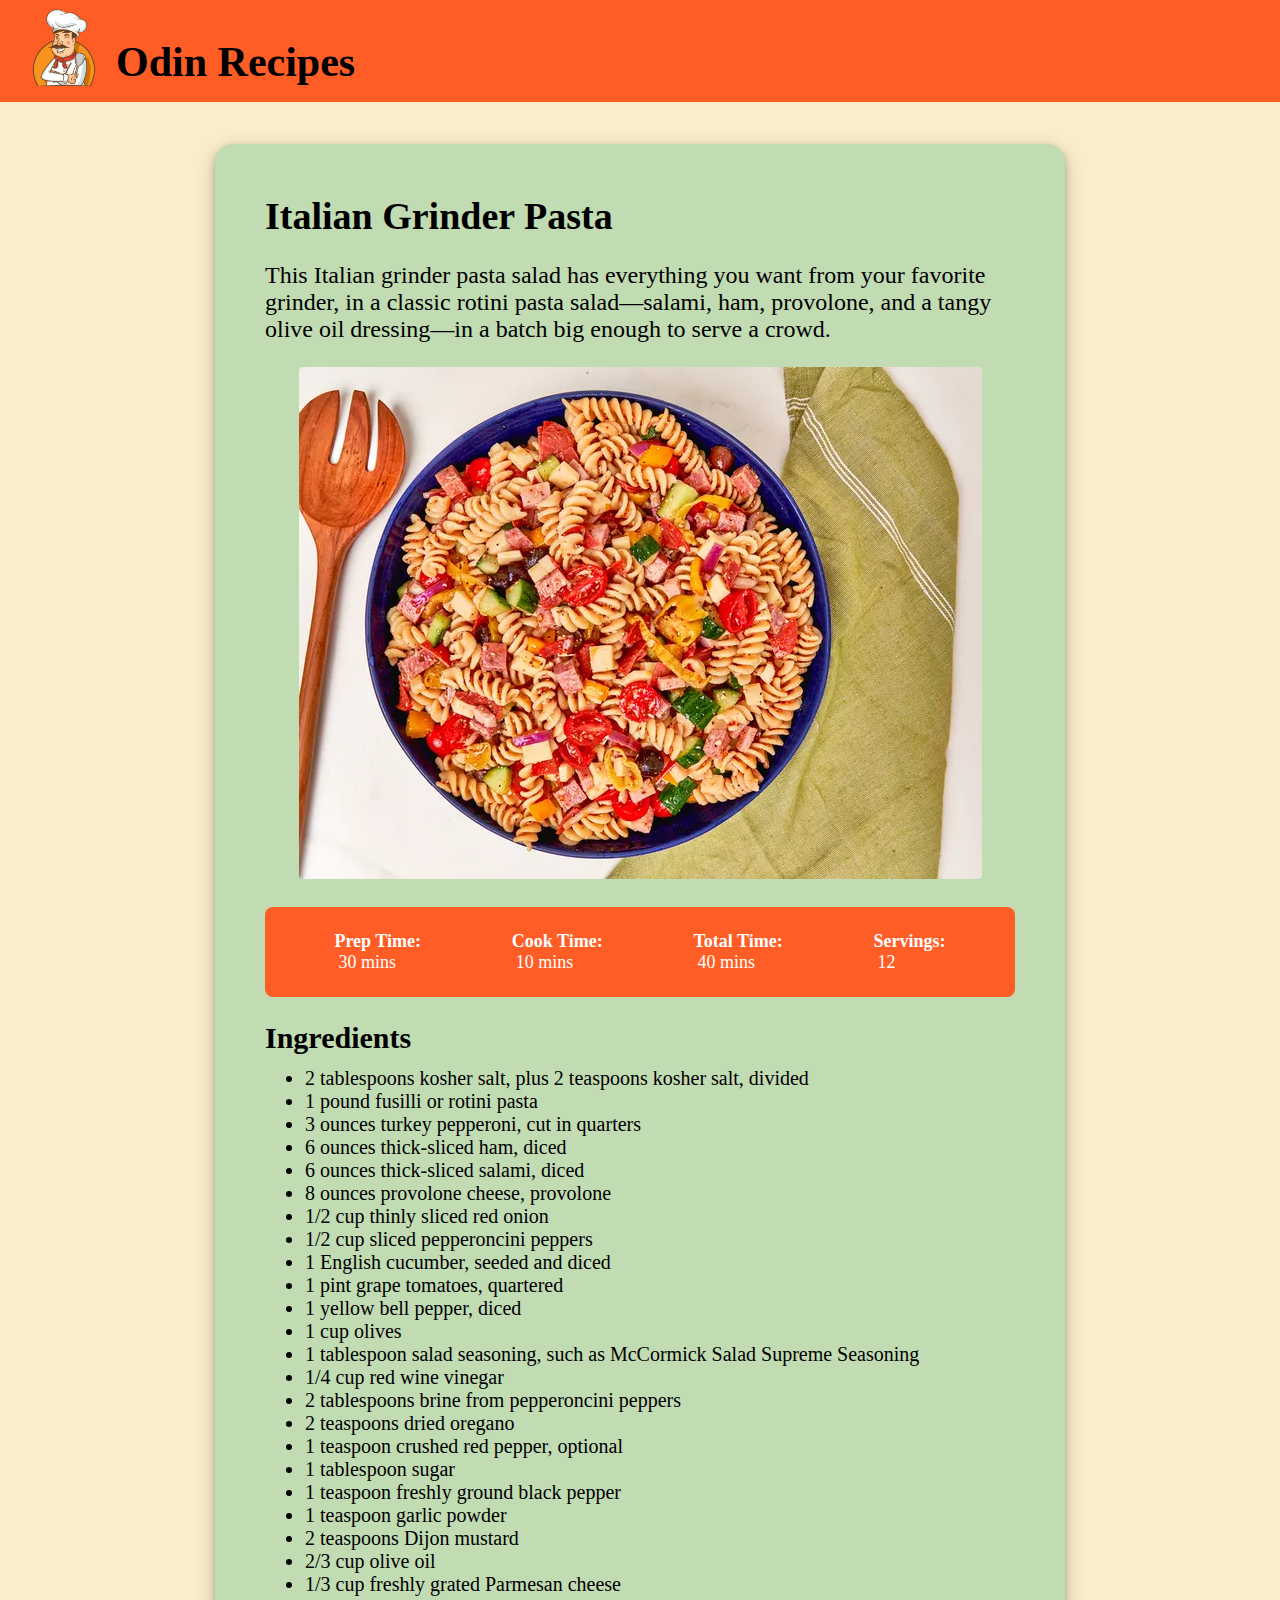
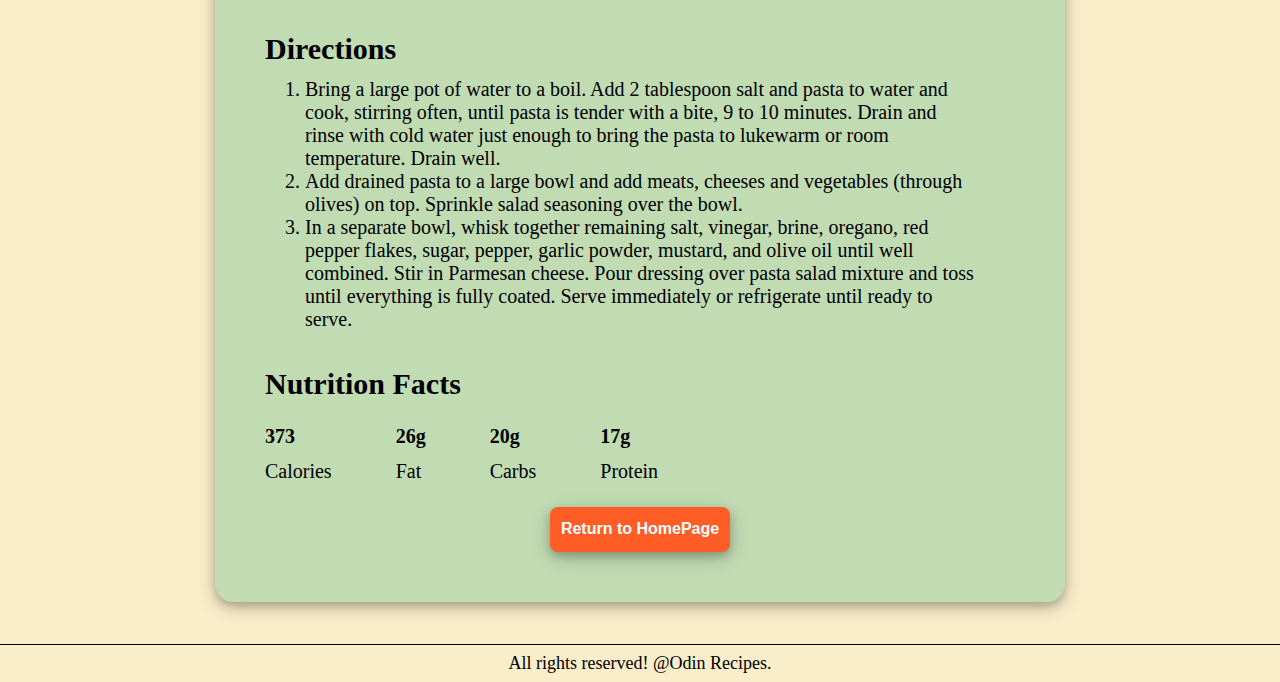
<file: recipes/recipe4/recipe4.html>
<!DOCTYPE html>
<html lang="en">
  <head>
    <meta charset="UTF-8" />
    <meta name="viewport" content="width=device-width, initial-scale=1.0" />
    <title>Odin Recipes | Italian Grinder Pasta</title>
    <link rel="stylesheet" href="./recipe4.css" />
    <link rel="icon" type="image/png" href="../../assets/favicon.png" />
  </head>
  <body>
    <div class="header">
      <a href="../../index.html"
        >
        <img src="../../assets/logo.png" alt="logo" />
        <h1 class="title">Odin Recipes</h1>
      </a>
    </div>

    <div class="section">
      <div class="section-container">
        <div class="section-header">
          <div id="header-text">
            <h1>Italian Grinder Pasta</h1>
            <p>
              This Italian grinder pasta salad has everything you want from your favorite grinder, in a classic rotini pasta salad—salami, ham, provolone, and a tangy olive oil dressing—in a batch big enough to serve a crowd.
            </p>
          </div>
          <div id="header-image">
            <img
              src="../../assets/italian_grinder_pasta.webp"
              alt="Coconut Milk Ice-Cream"
            />
          </div>
        </div>

        <div class="making-time">
          <div>
            <p class="lable">Prep Time:</p>
            <p class="value">30 mins</p>
          </div>
          <div>
            <p class="lable">Cook Time:</p>
            <p class="value">10 mins</p>
          </div>
          <div>
            <p class="lable">Total Time:</p>
            <p class="value">40 mins</p>
          </div>
          <div>
            <p class="lable">Servings:</p>
            <p class="value">12</p>
          </div>
        </div>

        <div class="ingredients">
          <h2>Ingredients</h2>
          <ul>
            <li>2 tablespoons kosher salt, plus 2 teaspoons kosher salt, divided</li>
            <li>1 pound fusilli or rotini pasta</li>
            <li>3 ounces turkey pepperoni, cut in quarters</li>
            <li>6 ounces thick-sliced ham, diced</li>
            <li>6 ounces thick-sliced salami, diced</li>
            <li>8 ounces provolone cheese, provolone</li>
            <li>1/2 cup thinly sliced red onion</li>
            <li>1/2 cup sliced pepperoncini peppers</li>
            <li>1 English cucumber, seeded and diced</li>
            <li>1 pint grape tomatoes, quartered</li>
            <li>1 yellow bell pepper, diced</li>
            <li>1 cup olives</li>
            <li>1 tablespoon salad seasoning, such as McCormick Salad Supreme Seasoning</li>
            <li>1/4 cup red wine vinegar</li>
            <li>2 tablespoons brine from pepperoncini peppers</li>
            <li>2 teaspoons dried oregano</li>
            <li>1 teaspoon crushed red pepper, optional</li>
            <li>1 tablespoon sugar</li>
            <li>1 teaspoon freshly ground black pepper</li>
            <li>1 teaspoon garlic powder</li>
            <li>2 teaspoons Dijon mustard</li>
            <li>2/3 cup olive oil</li>
            <li>1/3 cup freshly grated Parmesan cheese</li>
          </ul>
        </div>

        <div class="directions">
          <h2>Directions</h2>
          <ol>
            <li>
              Bring a large pot of water to a boil. Add 2 tablespoon salt and pasta to water and cook, stirring often, until pasta is tender with a bite, 9 to 10 minutes. Drain and rinse with cold water just enough to bring the pasta to lukewarm or room temperature. Drain well.
            </li>
            <li>Add drained pasta to a large bowl and add meats, cheeses and vegetables (through olives)  on top. Sprinkle salad seasoning over the bowl.</li>
            <li>
              In a separate bowl, whisk together remaining salt, vinegar, brine, oregano, red pepper flakes, sugar, pepper, garlic powder, mustard, and olive oil until well combined. Stir in Parmesan cheese. Pour dressing over pasta salad mixture and toss until everything is fully coated. Serve immediately or refrigerate until ready to serve.
            </li>
          </ol>
        </div>

        <div class="nutrition">
          <h2>Nutrition Facts</h2>
          <div class="nutrition-container">
            <div>
              <p class="nutrition-value">373</p>
              <p class="nutrition-lable">Calories</p>
            </div>
            <div>
              <p class="nutrition-value">26g</p>
              <p class="nutrition-lable">Fat</p>
            </div>
            <div>
              <p class="nutrition-value">20g</p>
              <p class="nutrition-lable">Carbs</p>
            </div>
            <div>
              <p class="nutrition-value">17g</p>
              <p class="nutrition-lable">Protein</p>
            </div>
          </div>
        </div>

        <div class="navigate-home">
          <a href="../../index.html">
            <button>Return to HomePage</button>
          </a>
        </div>
      </div>
    </div>

    <hr />
    <div class="footer">All rights reserved! @Odin Recipes.</div>
  </body>
</html>
</file>
<file: index.css>
* {
  margin: 0px;
  padding: 0px;
}

body {
  /* background-color: #FFF3E0; */
  background-color: #faedca;
  display: flex;
  flex-direction: column;
  min-height: 100vh;
  height: 100%;
}

.header {
  background-color: #fe5d26;
  padding: 8px 0px 16px 32px;
  display: flex;
  align-items:flex-end;

}

.header img {
    max-width: 64px;
    height: auto;
}

.header .title {
  font-weight: 900;
  font-size: 42px;
  padding-left: 20px;
  /* color: white; */
}

.header-nav {
  text-decoration: none;
  color: black;
  display: flex;
  align-items: flex-end;
}

.section {
  flex: 1;
  display: flex;
  flex-direction: column;
}

.section .hero {
  flex: 1;
  margin: 28px;
  background-image: url("./assets/hero.jpg");
  background-position: center;
  /* height: 60vh; */
  background-size: cover;
  background-repeat: no-repeat;
  min-height: 450px;
  border-radius: 18px;
  display: flex;
  text-align: center;
  justify-content: center;
  box-shadow: 0 4px 8px 0 rgba(0, 0, 0, 0.2), 0 6px 20px 0 rgba(0, 0, 0, 0.19);
}

.section .hero .hero-text {
  border-radius: 18px;
  background-color: rgba(0, 0, 0, 0.4); /* semi-transparent black */
  align-content: center;
  color: white;
  width: 100%;
}

.section .hero .hero-text #title {
    font-size: 48px;
    font-weight: 600;
}

.section .hero .hero-text #description {
    font-size: 32px;
    font-weight: 500;
    padding: 0px 100px;
}

.section .recipes {
  margin-top: 28px;
  padding: 32px;
  background-color: #c1dbb3;
}

.section .recipes .cards {
  display: flex;
  flex-wrap: wrap;
  justify-content: center;
  gap: 28px;
}

.section .recipes .cards .recipe-card {
  display: flex;
  flex-direction: column;
  background-color: white;
  border-radius: 20px;
  align-items: center;
  width: 450px;
}
.section .recipes .cards .recipe-card:hover {
  transform: scale(1.05); /* Slight zoom */
  box-shadow: 0 6px 16px rgba(0, 0, 0, 0.8); /* Deeper shadow */
}

.section .recipes .cards .recipe-card img {
  box-sizing: border-box;
  padding: 12px;
  border-radius: 28px;
  width: 450px;
  height: auto;
}

@media screen and (max-width: 600px) {
  .section .recipes .cards .recipe-card {
    width: 350px;
  }
  .section .recipes .cards .recipe-card img {
    width: 350px;
    height: auto;
  }
}

a {
  text-decoration: none;
}

.section .recipes .cards .recipe-card .card-link {
  text-align: center;
  color: black;
}

.section .recipes #recipe-title {
  color: #fe5d26;
  font-weight: 900;
  font-size: 24px;
  text-shadow: 1px 1px black;
  padding-bottom: 18px;
}
.section .recipes .cards .recipe-card .card-text {
  font-size: 24px;
  padding-bottom: 12px;
}

.recipe-btn {
  display: flex;
  justify-content: center;
  margin-top: 32px;
}

.recipe-btn button {
  width: 150px;
  height: 50px;
  border-radius: 8px;
  background-color: #fe5d26;
  color: white;
  font-size: 20px;
  text-align: center;
  font-weight: bold;
  box-shadow: 4px 4px rgba(0, 0, 0, 0.2);
}

.recipe-btn :hover {
      transform: scale(1.05); /* Slight zoom */
  box-shadow: 0 6px 16px rgba(0, 0, 0, 0.5); /* Deeper shadow */
}

.footer {
  padding: 8px;
  text-align: center;
  font-size: 18px;
}

.recipe-card img {
  max-width: 450px;
  max-height: 450px;
}

@media screen and (max-width:532px) {
    .section .hero .hero-text #title {
        font-size: 32px;
        padding: 0px 8px;
    }
    .section .hero .hero-text #description {
        font-size: 24px;
        padding: 0px 42px;
    }
      .section .recipes #recipe-title {
    font-size: 18px;
  }
}
@media screen and (max-width: 430px) {
    .header .title {
        font-size: 38px;
    }
    .header img {
        max-width: 52px;
        height: auto;
    }
}

@media screen and (max-width:321px) {
    .section .hero .hero-text #title {
        font-size: 28px;
        padding: 0px 8px;
    }
    .section .hero .hero-text #description {
        font-size: 24px;
        padding: 16px 24px;
    }
}



@media screen and (max-width: 375px) {
  .section .recipes .cards .recipe-card {
    width: 250px;
  }
  .section .recipes .cards .recipe-card img {
    width: 250px;
    height: auto;
  }
  .section .recipes .cards .recipe-card .card-text {
    font-size: 16px;
    padding-bottom: 12px;
  }
  .recipe-btn button {
    font-size: 16px;
    width: 100px;
    height: 40px;
  }

  .footer {
    font-size: 16px;
  }
}
</file>
<file: recipes/recipe1/recipe1.css>
* {
  margin: 0px;
  padding: 0px;
}

body {
  /* background-color: #FFF3E0; */
  background-color: #faedca;
  display: flex;
  flex-direction: column;
  min-height: 100vh;
  height: 100%;
}

.header {
  background-color: #fe5d26;
  padding: 8px 0px 16px 32px;
}

.header img {
  max-width: 64px;
  height: auto;
}

.header .title {
  font-weight: 900;
  font-size: 42px;
  padding-left: 20px;
  /* color: white; */
}

a {
  text-decoration: none;
  color: black;
  display: flex;
  align-items: flex-end;
}

.section {
  flex: 1;
  display: flex;
  flex-direction: column;
  justify-content: center;
  align-items: center;
  margin: 42px 0px;
}

.section-container {
  box-sizing: border-box;
  max-width: 850px;
  white-space: normal;
  word-wrap: break-word;
  overflow-wrap: break-word;
  background-color: #c1dbb3;
  border-radius: 18px;
  padding: 50px;
  box-shadow: 0 4px 8px 0 rgba(0, 0, 0, 0.2), 0 6px 20px 0 rgba(0, 0, 0, 0.19);
}

@media screen and (max-width: 950px) {
  .section-container {
    max-width: 700px;
  }
}

@media screen and (max-width: 450px) {
  .section-container {
    max-width: 350px;
  }
}

@media screen and (max-width: 400px) {
  .section-container {
    max-width: 300px;
  }
}

@media screen and (max-width: 325px) {
  .section-container {
    max-width: 250px;
  }
}

.section .section-container .section-header {
  display: flex;
  flex-direction: column;
  gap: 24px;
  justify-content: center;
  align-items: center;
  margin-bottom: 24px;
}

.section .section-container .section-header h1 {
  font-weight: 900;
  font-size: 38px;
  padding-bottom: 24px;
}
.section .section-container .section-header p {
  font-size: 24px;
  word-wrap: break-word;
  overflow-wrap: break-word;
}

.section .section-container .section-header #header-image img {
  border-radius: 4px;
  max-width: 100%;
  height: auto;
}

.section .section-container .making-time {
  background-color: #fe5d26;
  color: white;
  border-radius: 8px;
  padding: 24px;
  display: flex;
  justify-content: space-around;
  flex-wrap: wrap;
  margin-bottom: 24px;
}

.section .section-container .making-time div .lable {
  font-size: 18px;
  font-weight: 700;
}

.section .section-container .making-time div .value {
  font-size: 18px;
  padding-left: 4px;
}

.section .section-container .ingredients,
.section .section-container .directions,
.section .section-container .nutrition {
  font-size: 20px;
  margin-bottom: 24px;
}

.section .section-container .ingredients ul,
.section .section-container .directions ol {
  padding: 12px 40px;
}

.section .section-container .nutrition div {
  padding-top: 12px;
  padding-right: 64px;
}

.section .section-container .nutrition div .nutrition-value {
  font-weight: 700;
  padding-bottom: 12px;
}

.section .section-container .nutrition .nutrition-container {
  display: flex;
  flex-wrap: wrap;
}

.section .section-container .navigate-home {
  display: flex;
  justify-content: center;
}

.section .section-container .navigate-home button {
  width: 180px;
  height: 45px;
  font-size: 16px;
  font-weight: bold;
  background-color: #fe5d26;
  color: white;
  border-radius: 8px;
  border: none;
  box-shadow: 0 4px 8px 0 rgba(0, 0, 0, 0.2), 0 6px 20px 0 rgba(0, 0, 0, 0.19);
}

.section .section-container .navigate-home :hover {
      transform: scale(1.05); /* Slight zoom */
  box-shadow: 0 6px 16px rgba(0, 0, 0, 0.5); /* Deeper shadow */
}
hr {
  height: 1px;
  background-color: black;
  border: none;
}

.footer {
  padding: 8px;
  text-align: center;
  font-size: 18px;
}

@media screen and (max-width: 430px) {
  .header .title {
    font-size: 32px;
  }
  .header img {
    max-width: 52px;
    height: auto;
  }
}

@media screen and (max-width: 450px) {
  .section .section-container .section-header h1 {
    font-weight: 900;
    font-size: 28px;
  }
  .section .section-container .section-header p {
    font-size: 22px;
  }
  .section .section-container .making-time div .lable {
    font-size: 16px;
  }
  .section .section-container .making-time div .value {
    font-size: 16px;
  }
  .section .section-container .ingredients,
  .section .section-container .directions,
  .section .section-container .nutrition {
    font-size: 18px;
  }
  .section .section-container .nutrition div {
    padding-right: 32px;
  }
  .section .section-container .navigate-home button {
    width: 160px;
    height: 40px;
    font-size: 14px;
  }
  .section .section-container .making-time div {
    padding-bottom: 16px;
  }
  .section .section-container .ingredients ul,
  .section .section-container .directions ol {
    padding: 12px 8px 12px 24px;
  }
}

@media screen and (max-width: 321px) {
  .section .section-container .section-header h1 {
    font-weight: 900;
    font-size: 24px;
  }
  .section .section-container .section-header p {
    font-size: 18px;
  }
  .section .section-container .making-time div {
    display: flex;
    justify-content: flex-start;
  }
  .section .section-container .making-time div .lable {
    font-size: 16px;
  }
  .section .section-container .making-time div .value {
    font-size: 16px;
  }
  .section .section-container .ingredients,
  .section .section-container .directions,
  .section .section-container .nutrition {
    font-size: 16px;
  }
  .section .section-container .navigate-home button {
    width: 140px;
    height: 35px;
    font-size: 12px;
  }
  .section .section-container .making-time div {
    padding-bottom: 16px;
  }
  .section .section-container .ingredients ul,
  .section .section-container .directions ol {
    padding: 12px 8px 12px 24px;
  }
  .section .section-container .nutrition div {
    padding-right: 18px;
  }
}

@media screen and (max-width: 376px) {
  .section .section-container .ingredients ul,
  .section .section-container .directions ol {
    padding: 12px 0px 12px 24px;
  }
}

@media screen and (max-width: 375px) {
  .footer {
    font-size: 16px;
  }
}
</file>
<file: recipes/recipe2/recipe2.css>
* {
  margin: 0px;
  padding: 0px;
}

body {
  /* background-color: #FFF3E0; */
  background-color: #faedca;
  display: flex;
  flex-direction: column;
  min-height: 100vh;
  height: 100%;
}

.header {
  background-color: #fe5d26;
  padding: 8px 0px 16px 32px;
}

.header img {
  max-width: 64px;
  height: auto;
}

.header .title {
  font-weight: 900;
  font-size: 42px;
  padding-left: 20px;
  /* color: white; */
}

a {
  text-decoration: none;
  color: black;
  display: flex;
  align-items: flex-end;
}

.section {
  flex: 1;
  display: flex;
  flex-direction: column;
  justify-content: center;
  align-items: center;
  margin: 42px 0px;
}

.section-container {
  box-sizing: border-box;
  max-width: 850px;
  white-space: normal;
  word-wrap: break-word;
  overflow-wrap: break-word;
  background-color: #c1dbb3;
  border-radius: 18px;
  padding: 50px;
  box-shadow: 0 4px 8px 0 rgba(0, 0, 0, 0.2), 0 6px 20px 0 rgba(0, 0, 0, 0.19);
}

@media screen and (max-width: 950px) {
  .section-container {
    max-width: 700px;
  }
}

@media screen and (max-width: 450px) {
  .section-container {
    max-width: 350px;
  }
}

@media screen and (max-width: 400px) {
  .section-container {
    max-width: 300px;
  }
}

@media screen and (max-width: 325px) {
  .section-container {
    max-width: 250px;
  }
}

.section .section-container .section-header {
  display: flex;
  flex-direction: column;
  gap: 24px;
  justify-content: center;
  align-items: center;
  margin-bottom: 24px;
}

.section .section-container .section-header h1 {
  font-weight: 900;
  font-size: 38px;
  padding-bottom: 24px;
}
.section .section-container .section-header p {
  font-size: 24px;
  word-wrap: break-word;
  overflow-wrap: break-word;
}

.section .section-container .section-header #header-image img {
  border-radius: 4px;
  max-width: 100%;
  height: auto;
  box-shadow: 0 4px 8px 0 rgba(0, 0, 0, 0.2), 0 6px 20px 0 rgba(0, 0, 0, 0.19);
}

.section .section-container .making-time {
  background-color: #fe5d26;
  color: white;
  border-radius: 8px;
  padding: 24px;
  display: flex;
  justify-content: space-around;
  flex-wrap: wrap;
  margin-bottom: 24px;
}

.section .section-container .making-time div .lable {
  font-size: 18px;
  font-weight: 700;
}

.section .section-container .making-time div .value {
  font-size: 18px;
  padding-left: 4px;
}

.section .section-container .ingredients,
.section .section-container .directions,
.section .section-container .nutrition {
  font-size: 20px;
  margin-bottom: 24px;
}

.section .section-container .ingredients ul,
.section .section-container .directions ol {
  padding: 12px 40px;
}

.section .section-container .directions ol .direction-img {
    width: 100%;
    height: auto;
    margin: 16px 0px;
    border-radius: 4px;
    box-shadow: 0 4px 8px 0 rgba(0, 0, 0, 0.2), 0 6px 20px 0 rgba(0, 0, 0, 0.19);
}

.section .section-container .nutrition div {
  padding-top: 12px;
  padding-right: 64px;
}

.section .section-container .nutrition div .nutrition-value {
  font-weight: 700;
  padding-bottom: 12px;
}

.section .section-container .nutrition .nutrition-container {
  display: flex;
  flex-wrap: wrap;
}

.section .section-container .navigate-home {
  display: flex;
  justify-content: center;
}

.section .section-container .navigate-home button {
  width: 180px;
  height: 45px;
  font-size: 16px;
  font-weight: bold;
  background-color: #fe5d26;
  color: white;
  border-radius: 8px;
  border: none;
  box-shadow: 0 4px 8px 0 rgba(0, 0, 0, 0.2), 0 6px 20px 0 rgba(0, 0, 0, 0.19);
}

.section .section-container .navigate-home :hover {
      transform: scale(1.05); /* Slight zoom */
  box-shadow: 0 6px 16px rgba(0, 0, 0, 0.5); /* Deeper shadow */
}
hr {
  height: 1px;
  background-color: black;
  border: none;
}

.footer {
  padding: 8px;
  text-align: center;
  font-size: 18px;
}

@media screen and (max-width: 430px) {
  .header .title {
    font-size: 32px;
  }
  .header img {
    max-width: 52px;
    height: auto;
  }
}

@media screen and (max-width: 450px) {
  .section .section-container .section-header h1 {
    font-weight: 900;
    font-size: 28px;
  }
  .section .section-container .section-header p {
    font-size: 22px;
  }
  .section .section-container .making-time div .lable {
    font-size: 16px;
  }
  .section .section-container .making-time div .value {
    font-size: 16px;
  }
  .section .section-container .ingredients,
  .section .section-container .directions,
  .section .section-container .nutrition {
    font-size: 18px;
  }
  .section .section-container .nutrition div {
    padding-right: 32px;
  }
  .section .section-container .navigate-home button {
    width: 160px;
    height: 40px;
    font-size: 14px;
  }
  .section .section-container .making-time div {
    padding-bottom: 16px;
  }
  .section .section-container .ingredients ul,
  .section .section-container .directions ol {
    padding: 12px 8px 12px 24px;
  }
}

@media screen and (max-width: 321px) {
  .section .section-container .section-header h1 {
    font-weight: 900;
    font-size: 24px;
  }
  .section .section-container .section-header p {
    font-size: 18px;
  }
  .section .section-container .making-time div {
    display: flex;
    justify-content: flex-start;
  }
  .section .section-container .making-time div .lable {
    font-size: 16px;
  }
  .section .section-container .making-time div .value {
    font-size: 16px;
  }
  .section .section-container .ingredients,
  .section .section-container .directions,
  .section .section-container .nutrition {
    font-size: 16px;
  }
  .section .section-container .navigate-home button {
    width: 140px;
    height: 35px;
    font-size: 12px;
  }
  .section .section-container .making-time div {
    padding-bottom: 16px;
  }
  .section .section-container .ingredients ul,
  .section .section-container .directions ol {
    padding: 12px 8px 12px 24px;
  }
  .section .section-container .nutrition div {
    padding-right: 18px;
  }
}

@media screen and (max-width: 376px) {
  .section .section-container .ingredients ul,
  .section .section-container .directions ol {
    padding: 12px 0px 12px 24px;
  }
}

@media screen and (max-width: 375px) {
  .footer {
    font-size: 16px;
  }
}
</file>
<file: recipes/recipe3/recipe3.css>
* {
  margin: 0px;
  padding: 0px;
}

body {
  /* background-color: #FFF3E0; */
  background-color: #faedca;
  display: flex;
  flex-direction: column;
  min-height: 100vh;
  height: 100%;
}

.header {
  background-color: #fe5d26;
  padding: 8px 0px 16px 32px;
}

.header img {
  max-width: 64px;
  height: auto;
}

.header .title {
  font-weight: 900;
  font-size: 42px;
  padding-left: 20px;
  /* color: white; */
}

a {
  text-decoration: none;
  color: black;
  display: flex;
  align-items: flex-end;
}

.section {
  flex: 1;
  display: flex;
  flex-direction: column;
  justify-content: center;
  align-items: center;
  margin: 42px 0px;
}

.section-container {
  box-sizing: border-box;
  max-width: 850px;
  white-space: normal;
  word-wrap: break-word;
  overflow-wrap: break-word;
  background-color: #c1dbb3;
  border-radius: 18px;
  padding: 50px;
  box-shadow: 0 4px 8px 0 rgba(0, 0, 0, 0.2), 0 6px 20px 0 rgba(0, 0, 0, 0.19);
}

@media screen and (max-width: 950px) {
  .section-container {
    max-width: 700px;
  }
}

@media screen and (max-width: 450px) {
  .section-container {
    max-width: 350px;
  }
}

@media screen and (max-width: 400px) {
  .section-container {
    max-width: 300px;
  }
}

@media screen and (max-width: 325px) {
  .section-container {
    max-width: 250px;
  }
}

.section .section-container .section-header {
  display: flex;
  flex-direction: column;
  gap: 24px;
  justify-content: center;
  align-items: center;
  margin-bottom: 24px;
}

.section .section-container .section-header h1 {
  font-weight: 900;
  font-size: 38px;
  padding-bottom: 24px;
}
.section .section-container .section-header p {
  font-size: 24px;
  word-wrap: break-word;
  overflow-wrap: break-word;
}

.section .section-container .section-header #header-image img {
  border-radius: 4px;
  max-width: 100%;
  height: auto;
}

.section .section-container .making-time {
  background-color: #fe5d26;
  color: white;
  border-radius: 8px;
  padding: 24px;
  display: flex;
  justify-content: space-around;
  flex-wrap: wrap;
  margin-bottom: 24px;
}

.section .section-container .making-time div .lable {
  font-size: 18px;
  font-weight: 700;
}

.section .section-container .making-time div .value {
  font-size: 18px;
  padding-left: 4px;
}

.section .section-container .ingredients,
.section .section-container .directions,
.section .section-container .nutrition {
  font-size: 20px;
  margin-bottom: 24px;
}

.section .section-container .ingredients ul,
.section .section-container .directions ol {
  padding: 12px 40px;
}

.section .section-container .nutrition div {
  padding-top: 12px;
  padding-right: 64px;
}

.section .section-container .nutrition div .nutrition-value {
  font-weight: 700;
  padding-bottom: 12px;
}

.section .section-container .nutrition .nutrition-container {
  display: flex;
  flex-wrap: wrap;
}

.section .section-container .navigate-home {
  display: flex;
  justify-content: center;
}

.section .section-container .navigate-home button {
  width: 180px;
  height: 45px;
  font-size: 16px;
  font-weight: bold;
  background-color: #fe5d26;
  color: white;
  border-radius: 8px;
  border: none;
  box-shadow: 0 4px 8px 0 rgba(0, 0, 0, 0.2), 0 6px 20px 0 rgba(0, 0, 0, 0.19);
}

.section .section-container .navigate-home :hover {
  transform: scale(1.05); /* Slight zoom */
  box-shadow: 0 6px 16px rgba(0, 0, 0, 0.5); /* Deeper shadow */
}

hr {
  height: 1px;
  background-color: black;
  border: none;
}

.footer {
  padding: 8px;
  text-align: center;
  font-size: 18px;
}

@media screen and (max-width: 430px) {
  .header .title {
    font-size: 32px;
  }
  .header img {
    max-width: 52px;
    height: auto;
  }
}

@media screen and (max-width: 450px) {
  .section .section-container .section-header h1 {
    font-weight: 900;
    font-size: 28px;
  }
  .section .section-container .section-header p {
    font-size: 22px;
  }
  .section .section-container .making-time div .lable {
    font-size: 16px;
  }
  .section .section-container .making-time div .value {
    font-size: 16px;
  }
  .section .section-container .ingredients,
  .section .section-container .directions,
  .section .section-container .nutrition {
    font-size: 18px;
  }
  .section .section-container .nutrition div {
    padding-right: 32px;
  }
  .section .section-container .navigate-home button {
    width: 160px;
    height: 40px;
    font-size: 14px;
  }
  .section .section-container .making-time div {
    padding-bottom: 16px;
  }
  .section .section-container .ingredients ul,
  .section .section-container .directions ol {
    padding: 12px 8px 12px 24px;
  }
}

@media screen and (max-width: 321px) {
  .section .section-container .section-header h1 {
    font-weight: 900;
    font-size: 24px;
  }
  .section .section-container .section-header p {
    font-size: 18px;
  }
  .section .section-container .making-time div {
    display: flex;
    justify-content: flex-start;
  }
  .section .section-container .making-time div .lable {
    font-size: 16px;
  }
  .section .section-container .making-time div .value {
    font-size: 16px;
  }
  .section .section-container .ingredients,
  .section .section-container .directions,
  .section .section-container .nutrition {
    font-size: 16px;
  }
  .section .section-container .navigate-home button {
    width: 140px;
    height: 35px;
    font-size: 12px;
  }
  .section .section-container .making-time div {
    padding-bottom: 16px;
  }
  .section .section-container .ingredients ul,
  .section .section-container .directions ol {
    padding: 12px 8px 12px 24px;
  }
  .section .section-container .nutrition div {
    padding-right: 18px;
  }
}

@media screen and (max-width: 376px) {
  .section .section-container .ingredients ul,
  .section .section-container .directions ol {
    padding: 12px 0px 12px 24px;
  }
}

@media screen and (max-width: 375px) {
  .footer {
    font-size: 16px;
  }
}
</file>
<file: recipes/recipe4/recipe4.css>
* {
  margin: 0px;
  padding: 0px;
}

body {
  /* background-color: #FFF3E0; */
  background-color: #faedca;
  display: flex;
  flex-direction: column;
  min-height: 100vh;
  height: 100%;
}

.header {
  background-color: #fe5d26;
  padding: 8px 0px 16px 32px;
}

.header img {
  max-width: 64px;
  height: auto;
}

.header .title {
  font-weight: 900;
  font-size: 42px;
  padding-left: 20px;
  /* color: white; */
}

a {
  text-decoration: none;
  color: black;
  display: flex;
  align-items: flex-end;
}

.section {
  flex: 1;
  display: flex;
  flex-direction: column;
  justify-content: center;
  align-items: center;
  margin: 42px 0px;
}

.section-container {
  box-sizing: border-box;
  max-width: 850px;
  white-space: normal;
  word-wrap: break-word;
  overflow-wrap: break-word;
  background-color: #c1dbb3;
  border-radius: 18px;
  padding: 50px;
  box-shadow: 0 4px 8px 0 rgba(0, 0, 0, 0.2), 0 6px 20px 0 rgba(0, 0, 0, 0.19);
}

@media screen and (max-width: 950px) {
  .section-container {
    max-width: 700px;
  }
}

@media screen and (max-width: 450px) {
  .section-container {
    max-width: 350px;
  }
}

@media screen and (max-width: 400px) {
  .section-container {
    max-width: 300px;
  }
}

@media screen and (max-width: 325px) {
  .section-container {
    max-width: 250px;
  }
}

.section .section-container .section-header {
  display: flex;
  flex-direction: column;
  gap: 24px;
  justify-content: center;
  align-items: center;
  margin-bottom: 24px;
}

.section .section-container .section-header h1 {
  font-weight: 900;
  font-size: 38px;
  padding-bottom: 24px;
}
.section .section-container .section-header p {
  font-size: 24px;
  word-wrap: break-word;
  overflow-wrap: break-word;
}

.section .section-container .section-header #header-image img {
  border-radius: 4px;
  max-width: 100%;
  height: auto;
}

.section .section-container .making-time {
  background-color: #fe5d26;
  color: white;
  border-radius: 8px;
  padding: 24px;
  display: flex;
  justify-content: space-around;
  flex-wrap: wrap;
  margin-bottom: 24px;
}

.section .section-container .making-time div .lable {
  font-size: 18px;
  font-weight: 700;
}

.section .section-container .making-time div .value {
  font-size: 18px;
  padding-left: 4px;
}

.section .section-container .ingredients,
.section .section-container .directions,
.section .section-container .nutrition {
  font-size: 20px;
  margin-bottom: 24px;
}

.section .section-container .ingredients ul,
.section .section-container .directions ol {
  padding: 12px 40px;
}

.section .section-container .nutrition div {
  padding-top: 12px;
  padding-right: 64px;
}

.section .section-container .nutrition div .nutrition-value {
  font-weight: 700;
  padding-bottom: 12px;
}

.section .section-container .nutrition .nutrition-container {
  display: flex;
  flex-wrap: wrap;
}

.section .section-container .navigate-home {
  display: flex;
  justify-content: center;
}

.section .section-container .navigate-home button {
  width: 180px;
  height: 45px;
  font-size: 16px;
  font-weight: bold;
  background-color: #fe5d26;
  color: white;
  border-radius: 8px;
  border: none;
  box-shadow: 0 4px 8px 0 rgba(0, 0, 0, 0.2), 0 6px 20px 0 rgba(0, 0, 0, 0.19);
}

.section .section-container .navigate-home :hover {
      transform: scale(1.05); /* Slight zoom */
  box-shadow: 0 6px 16px rgba(0, 0, 0, 0.5); /* Deeper shadow */
}

hr {
  height: 1px;
  background-color: black;
  border: none;
}

.footer {
  padding: 8px;
  text-align: center;
  font-size: 18px;
}

@media screen and (max-width: 430px) {
  .header .title {
    font-size: 32px;
  }
  .header img {
    max-width: 52px;
    height: auto;
  }
}

@media screen and (max-width: 450px) {
  .section .section-container .section-header h1 {
    font-weight: 900;
    font-size: 28px;
  }
  .section .section-container .section-header p {
    font-size: 22px;
  }
  .section .section-container .making-time div .lable {
    font-size: 16px;
  }
  .section .section-container .making-time div .value {
    font-size: 16px;
  }
  .section .section-container .ingredients,
  .section .section-container .directions,
  .section .section-container .nutrition {
    font-size: 18px;
  }
  .section .section-container .nutrition div {
    padding-right: 32px;
  }
  .section .section-container .navigate-home button {
    width: 160px;
    height: 40px;
    font-size: 14px;
  }
  .section .section-container .making-time div {
    padding-bottom: 16px;
  }
  .section .section-container .ingredients ul,
  .section .section-container .directions ol {
    padding: 12px 8px 12px 24px;
  }
}

@media screen and (max-width: 321px) {
  .section .section-container .section-header h1 {
    font-weight: 900;
    font-size: 24px;
  }
  .section .section-container .section-header p {
    font-size: 18px;
  }
  .section .section-container .making-time div {
    display: flex;
    justify-content: flex-start;
  }
  .section .section-container .making-time div .lable {
    font-size: 16px;
  }
  .section .section-container .making-time div .value {
    font-size: 16px;
  }
  .section .section-container .ingredients,
  .section .section-container .directions,
  .section .section-container .nutrition {
    font-size: 16px;
  }
  .section .section-container .navigate-home button {
    width: 140px;
    height: 35px;
    font-size: 12px;
  }
  .section .section-container .making-time div {
    padding-bottom: 16px;
  }
  .section .section-container .ingredients ul,
  .section .section-container .directions ol {
    padding: 12px 8px 12px 24px;
  }
  .section .section-container .nutrition div {
    padding-right: 18px;
  }
}

@media screen and (max-width: 376px) {
  .section .section-container .ingredients ul,
  .section .section-container .directions ol {
    padding: 12px 0px 12px 24px;
  }
}

@media screen and (max-width: 375px) {
  .footer {
    font-size: 16px;
  }
}
</file>
